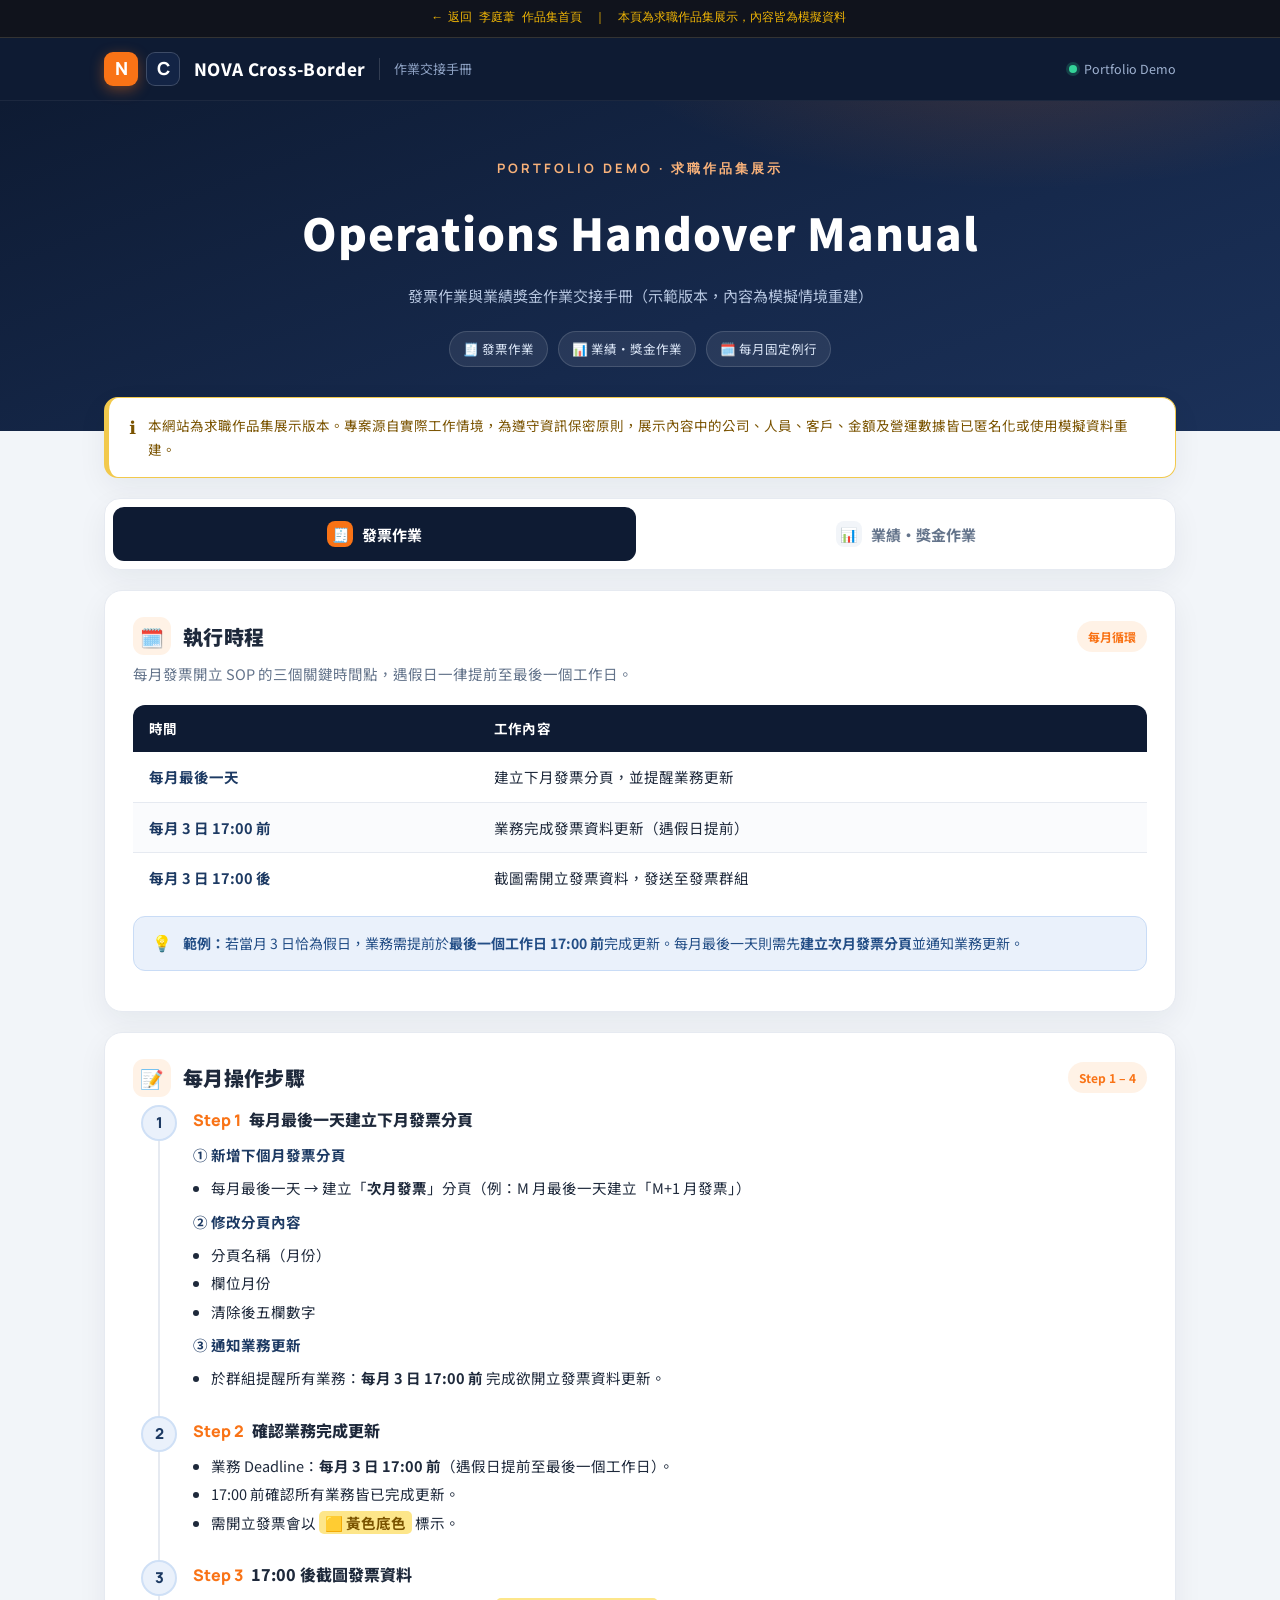
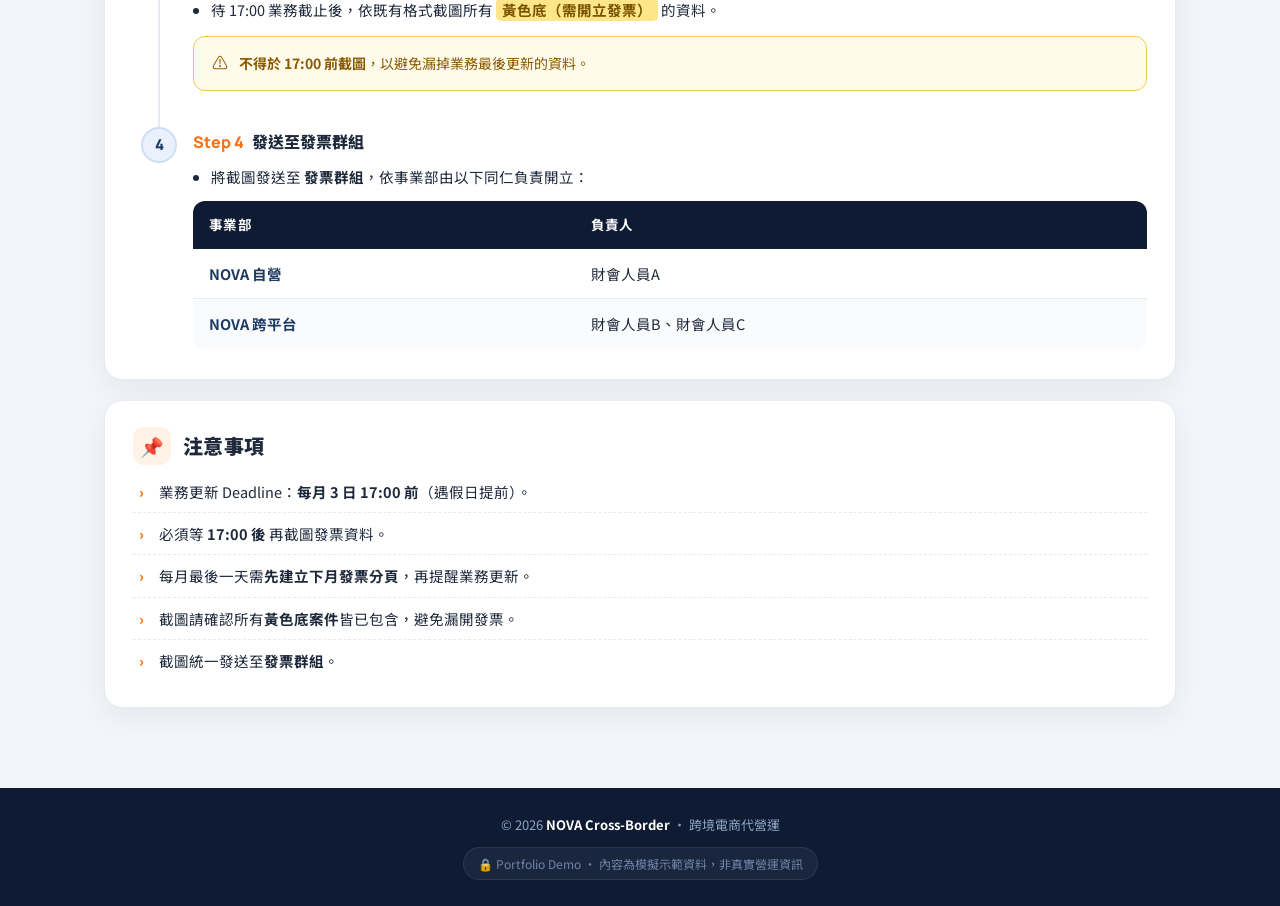
<file: projects/handover-manual/index.html>
<!DOCTYPE html>
<html lang="zh-Hant">
<head>
<meta charset="UTF-8">
<meta name="viewport" content="width=device-width, initial-scale=1.0">
<title>Operations Handover Manual｜Portfolio Demo</title>
<link rel="preconnect" href="https://fonts.googleapis.com">
<link rel="preconnect" href="https://fonts.gstatic.com" crossorigin>
<link href="https://fonts.googleapis.com/css2?family=Noto+Sans+TC:wght@400;500;700;900&family=Manrope:wght@600;700;800&display=swap" rel="stylesheet">
<style>
  :root{
    --navy:#0e1b33; --navy-2:#132445; --ink:#1e293b; --muted:#64748b;
    --line:#e6eaf1; --bg:#f2f5f9; --card:#ffffff;
    --orange:#f97316; --orange-soft:#fff2e6;
    --blue:#1d3a63; --blue-soft:#eaf1fb;
    --yellow:#fde68a; --yellow-bg:#fffbeb; --yellow-line:#f2c94c;
    --green:#0f766e; --green-soft:#e6f4f1;
    --shadow:0 10px 30px rgba(15,27,51,.06);
  }
  *{box-sizing:border-box;margin:0;padding:0}
  body{font-family:"Noto Sans TC",system-ui,sans-serif;background:var(--bg);color:var(--ink);line-height:1.75;-webkit-font-smoothing:antialiased}
  .en{font-family:"Manrope","Noto Sans TC",sans-serif}

  /* Header */
  header.topbar{position:sticky;top:0;z-index:50;background:var(--navy);border-bottom:1px solid rgba(255,255,255,.06)}
  .topbar .wrap{max-width:1120px;margin:0 auto;padding:14px 24px;display:flex;align-items:center;gap:14px}
  .logo{width:34px;height:34px;border-radius:9px;background:var(--orange);color:#fff;display:grid;place-items:center;font-weight:800;font-size:18px;font-family:"Manrope",sans-serif;box-shadow:0 4px 14px rgba(249,115,22,.4)}
  .logo-v{width:34px;height:34px;border-radius:9px;background:var(--navy-2);color:#fff;display:grid;place-items:center;font-weight:800;font-size:18px;font-family:"Manrope",sans-serif;border:1px solid rgba(255,255,255,.18);margin-left:-6px}
  .brand{color:#fff;font-weight:800;font-size:17px;letter-spacing:.3px}
  .sub{color:#8ea2c4;font-size:13px;border-left:1px solid rgba(255,255,255,.15);padding-left:14px}
  .ver{margin-left:auto;color:#9fb2d1;font-size:12.5px;display:flex;align-items:center;gap:7px}
  .dot{width:8px;height:8px;border-radius:50%;background:#34d399;box-shadow:0 0 0 3px rgba(52,211,153,.2)}

  /* Hero */
  .hero{background:linear-gradient(160deg,#0e1b33 0%,#16294c 60%,#1b3159 100%);color:#fff;padding:56px 24px 64px;text-align:center;position:relative;overflow:hidden}
  .hero::after{content:"";position:absolute;inset:0;background:radial-gradient(600px 220px at 80% -20%,rgba(249,115,22,.18),transparent 70%);pointer-events:none}
  .hero .eyebrow{color:#f9b27a;font-size:13px;letter-spacing:3px;font-weight:700;text-transform:uppercase;font-family:"Manrope",sans-serif}
  .hero h1{font-size:clamp(28px,5vw,44px);font-weight:900;margin:14px 0 12px;letter-spacing:1px}
  .hero p{color:#b6c6e0;max-width:620px;margin:0 auto;font-size:15px}
  .hero .meta{display:flex;gap:10px;justify-content:center;flex-wrap:wrap;margin-top:22px}
  .pill{background:rgba(255,255,255,.08);border:1px solid rgba(255,255,255,.14);color:#dbe6f7;font-size:12.5px;padding:6px 13px;border-radius:100px}

  /* Layout */
  main{max-width:1120px;margin:-34px auto 0;padding:0 24px 80px;position:relative;z-index:2}

  /* Disclaimer banner */
  .disclaimer{background:var(--card);border:1px solid var(--yellow-line);border-left:5px solid var(--yellow-line);border-radius:14px;box-shadow:var(--shadow);padding:16px 20px;margin-bottom:20px;font-size:13.5px;color:#7a5300;display:flex;gap:12px;align-items:flex-start}
  .disclaimer .ci{font-size:18px;line-height:1.4}

  /* Tabs */
  .tabs{display:flex;gap:8px;background:var(--card);padding:8px;border-radius:16px;box-shadow:var(--shadow);border:1px solid var(--line);flex-wrap:wrap}
  .tab{flex:1;min-width:160px;border:none;background:transparent;cursor:pointer;padding:14px 16px;border-radius:11px;font-family:inherit;font-size:15px;font-weight:700;color:var(--muted);display:flex;align-items:center;justify-content:center;gap:9px;transition:.18s}
  .tab .ic{width:26px;height:26px;border-radius:8px;background:var(--bg);display:grid;place-items:center;font-size:14px}
  .tab.active{background:var(--navy);color:#fff}
  .tab.active .ic{background:var(--orange);color:#fff}
  .tab:hover:not(.active){background:var(--bg);color:var(--ink)}

  .panel{display:none;animation:fade .35s ease}
  .panel.show{display:block}
  @keyframes fade{from{opacity:0;transform:translateY(8px)}to{opacity:1;transform:none}}

  /* Section blocks */
  .block{background:var(--card);border:1px solid var(--line);border-radius:18px;box-shadow:var(--shadow);padding:26px 28px;margin-top:20px}
  .block-head{display:flex;align-items:center;gap:12px;margin-bottom:6px}
  .block-head .badge{width:38px;height:38px;border-radius:11px;background:var(--orange-soft);display:grid;place-items:center;font-size:19px}
  .block-head h2{font-size:20px;font-weight:900;letter-spacing:.3px}
  .block-head .tag{margin-left:auto;font-size:12px;font-weight:700;color:var(--orange);background:var(--orange-soft);padding:5px 11px;border-radius:100px}
  .lead{color:var(--muted);font-size:14.5px;margin:2px 0 18px}

  /* Table */
  table{width:100%;border-collapse:collapse;margin:6px 0 4px;font-size:14.5px;overflow:hidden;border-radius:12px}
  thead th{background:var(--navy);color:#fff;text-align:left;padding:12px 16px;font-weight:700;font-size:13.5px;letter-spacing:.3px}
  tbody td{padding:12px 16px;border-bottom:1px solid var(--line);vertical-align:top}
  tbody tr:last-child td{border-bottom:none}
  tbody tr:nth-child(even){background:#fafbfd}
  .who td:first-child{font-weight:700;color:var(--blue)}
  .k{font-weight:700;color:var(--blue);white-space:nowrap}

  /* Steps timeline */
  .steps{position:relative;margin-top:8px;padding-left:8px}
  .step{position:relative;padding:0 0 22px 52px}
  .step:last-child{padding-bottom:0}
  .step::before{content:"";position:absolute;left:17px;top:34px;bottom:-4px;width:2px;background:var(--line)}
  .step:last-child::before{display:none}
  .step .num{position:absolute;left:0;top:0;width:36px;height:36px;border-radius:50%;background:var(--blue-soft);color:var(--blue);border:2px solid #cfe0f6;display:grid;place-items:center;font-weight:800;font-family:"Manrope",sans-serif;font-size:15px;z-index:1}
  .step h3{font-size:16px;font-weight:800;margin-bottom:4px}
  .step h3 .stepkey{color:var(--orange);font-family:"Manrope",sans-serif;margin-right:8px}
  .step ul{margin:8px 0 0;padding-left:18px}
  .step li{margin:3px 0;font-size:14.5px}
  .step li b{color:var(--ink)}
  .subhead{font-weight:700;color:var(--blue);margin-top:8px;font-size:14.5px}

  /* Callouts */
  .callout{border-radius:12px;padding:14px 16px 14px 18px;margin:14px 0;font-size:14px;border:1px solid;display:flex;gap:11px;align-items:flex-start}
  .callout .ci{font-size:16px;line-height:1.4}
  .callout.warn{background:var(--yellow-bg);border-color:var(--yellow-line);color:#8a5a00}
  .callout.info{background:var(--blue-soft);border-color:#c9dcf6;color:#234e86}
  .callout.tip{background:var(--green-soft);border-color:#bfe3db;color:#0b5c54}
  .hl{background:var(--yellow);padding:1px 6px;border-radius:5px;font-weight:700;color:#7a5300}

  /* Notes list */
  .notes{list-style:none;margin-top:6px}
  .notes li{position:relative;padding:8px 0 8px 26px;border-bottom:1px dashed var(--line);font-size:14.5px}
  .notes li:last-child{border-bottom:none}
  .notes li::before{content:"›";position:absolute;left:6px;top:8px;color:var(--orange);font-weight:900}

  /* Phase divider */
  .phase{display:flex;align-items:center;gap:14px;margin:24px 0 6px}
  .phase .date{background:var(--navy);color:#fff;font-family:"Manrope",sans-serif;font-weight:800;font-size:15px;padding:8px 16px;border-radius:11px;white-space:nowrap}
  .phase .t{font-weight:800;font-size:16px}
  .phase .ex{margin-left:auto;color:var(--muted);font-size:13px}

  /* Code sample */
  .code{background:#0f1b33;color:#dbe6f7;border-radius:12px;padding:16px 18px;font-size:13.5px;line-height:1.9;white-space:pre-wrap;margin-top:6px;border:1px solid #1e3157}
  .code .at{color:#f9b27a}

  footer{background:var(--navy);color:#8ea2c4;text-align:center;padding:26px 24px;font-size:13px}
  footer b{color:#fff}
  footer .lock{display:inline-block;margin-top:10px;font-size:12px;color:#6f83a6;background:rgba(255,255,255,.05);padding:5px 14px;border-radius:100px;border:1px solid rgba(255,255,255,.08)}

  @media(max-width:640px){
    .block{padding:22px 18px}
    .step{padding-left:46px}
    .tab{min-width:calc(50% - 4px)}
    .phase{flex-wrap:wrap}
    .phase .ex{margin-left:0;width:100%}
  }
</style>
</head>
<body><div style="position:sticky;top:0;z-index:999;background:#10131c;color:#f2b705;font-family:monospace;font-size:12px;padding:8px 16px;text-align:center;border-bottom:1px solid #333;">
  <a href="../../index.html" style="color:#f2b705;text-decoration:none;">← 返回 李庭葦 作品集首頁</a>　｜　本頁為求職作品集展示，內容皆為模擬資料
</div>

<header class="topbar">
  <div class="wrap">
    <div class="logo en">N</div>
    <div class="logo-v en">C</div>
    <span class="brand">NOVA Cross-Border</span>
    <span class="sub">作業交接手冊</span>
    <span class="ver"><span class="dot"></span>Portfolio Demo</span>
  </div>
</header>

<section class="hero">
  <div class="eyebrow">Portfolio Demo · 求職作品集展示</div>
  <h1>Operations Handover Manual</h1>
  <p>發票作業與業績獎金作業交接手冊（示範版本，內容為模擬情境重建）</p>
  <div class="meta">
    <span class="pill">🧾 發票作業</span>
    <span class="pill">📊 業績・獎金作業</span>
    <span class="pill">🗓️ 每月固定例行</span>
  </div>
</section>

<main>
  <div class="disclaimer">
    <span class="ci">ℹ️</span>
    <div>本網站為求職作品集展示版本。專案源自實際工作情境，為遵守資訊保密原則，展示內容中的公司、人員、客戶、金額及營運數據皆已匿名化或使用模擬資料重建。</div>
  </div>

  <div class="tabs">
    <button class="tab active" data-tab="invoice"><span class="ic">🧾</span> 發票作業</button>
    <button class="tab" data-tab="bonus"><span class="ic">📊</span> 業績・獎金作業</button>
  </div>

  <!-- ============ 發票作業 ============ -->
  <section class="panel show" id="invoice">

    <div class="block">
      <div class="block-head">
        <span class="badge">🗓️</span>
        <h2>執行時程</h2>
        <span class="tag">每月循環</span>
      </div>
      <p class="lead">每月發票開立 SOP 的三個關鍵時間點，遇假日一律提前至最後一個工作日。</p>
      <table>
        <thead><tr><th style="width:34%">時間</th><th>工作內容</th></tr></thead>
        <tbody>
          <tr><td class="k">每月最後一天</td><td>建立下月發票分頁，並提醒業務更新</td></tr>
          <tr><td class="k">每月 3 日 17:00 前</td><td>業務完成發票資料更新（遇假日提前）</td></tr>
          <tr><td class="k">每月 3 日 17:00 後</td><td>截圖需開立發票資料，發送至發票群組</td></tr>
        </tbody>
      </table>
      <div class="callout info"><span class="ci">💡</span><div><b>範例：</b>若當月 3 日恰為假日，業務需提前於<b>最後一個工作日 17:00 前</b>完成更新。每月最後一天則需先<b>建立次月發票分頁</b>並通知業務更新。</div></div>
    </div>

    <div class="block">
      <div class="block-head">
        <span class="badge">📝</span>
        <h2>每月操作步驟</h2>
        <span class="tag">Step 1 – 4</span>
      </div>

      <div class="steps">
        <div class="step">
          <div class="num">1</div>
          <h3><span class="stepkey">Step 1</span>每月最後一天建立下月發票分頁</h3>
          <p class="subhead">① 新增下個月發票分頁</p>
          <ul><li>每月最後一天 → 建立「<b>次月發票</b>」分頁（例：M 月最後一天建立「M+1 月發票」）</li></ul>
          <p class="subhead">② 修改分頁內容</p>
          <ul><li>分頁名稱（月份）</li><li>欄位月份</li><li>清除後五欄數字</li></ul>
          <p class="subhead">③ 通知業務更新</p>
          <ul><li>於群組提醒所有業務：<b>每月 3 日 17:00 前</b> 完成欲開立發票資料更新。</li></ul>
        </div>

        <div class="step">
          <div class="num">2</div>
          <h3><span class="stepkey">Step 2</span>確認業務完成更新</h3>
          <ul>
            <li>業務 Deadline：<b>每月 3 日 17:00 前</b>（遇假日提前至最後一個工作日）。</li>
            <li>17:00 前確認所有業務皆已完成更新。</li>
            <li>需開立發票會以 <span class="hl">🟨 黃色底色</span> 標示。</li>
          </ul>
        </div>

        <div class="step">
          <div class="num">3</div>
          <h3><span class="stepkey">Step 3</span>17:00 後截圖發票資料</h3>
          <ul>
            <li>待 17:00 業務截止後，依既有格式截圖所有 <span class="hl">黃色底（需開立發票）</span> 的資料。</li>
          </ul>
          <div class="callout warn"><span class="ci">⚠️</span><div><b>不得於 17:00 前截圖</b>，以避免漏掉業務最後更新的資料。</div></div>
        </div>

        <div class="step">
          <div class="num">4</div>
          <h3><span class="stepkey">Step 4</span>發送至發票群組</h3>
          <ul><li>將截圖發送至 <b>發票群組</b>，依事業部由以下同仁負責開立：</li></ul>
          <table class="who" style="margin-top:12px">
            <thead><tr><th style="width:40%">事業部</th><th>負責人</th></tr></thead>
            <tbody>
              <tr><td>NOVA 自營</td><td>財會人員A</td></tr>
              <tr><td>NOVA 跨平台</td><td>財會人員B、財會人員C</td></tr>
            </tbody>
          </table>
        </div>
      </div>
    </div>

    <div class="block">
      <div class="block-head">
        <span class="badge">📌</span>
        <h2>注意事項</h2>
      </div>
      <ul class="notes">
        <li>業務更新 Deadline：<b>每月 3 日 17:00 前</b>（遇假日提前）。</li>
        <li>必須等 <b>17:00 後</b> 再截圖發票資料。</li>
        <li>每月最後一天需<b>先建立下月發票分頁</b>，再提醒業務更新。</li>
        <li>截圖請確認所有<b>黃色底案件</b>皆已包含，避免漏開發票。</li>
        <li>截圖統一發送至<b>發票群組</b>。</li>
      </ul>
    </div>
  </section>

  <!-- ============ 業績獎金 ============ -->
  <section class="panel" id="bonus">

    <div class="block">
      <div class="block-head">
        <span class="badge">🔁</span>
        <h2>流程說明</h2>
        <span class="tag">每月固定例行</span>
      </div>
      <p class="lead">本流程為每月固定例行作業，共分為兩個階段：</p>
      <table>
        <thead><tr><th style="width:26%">時間</th><th style="width:22%">階段</th><th>重點</th></tr></thead>
        <tbody>
          <tr><td class="k">每月 8 號</td><td>業績更新</td><td>確認業務完成上月業績更新，並依最終資料更新財會【獎金檔】。<b>8 號為內部業績更新 Deadline</b>，業務更新後才可開始更新獎金檔。</td></tr>
          <tr><td class="k">每月 18 號</td><td>獎金確認</td><td>確認前前月實收與獎金是否正確，完成獎金核對及用印流程。</td></tr>
        </tbody>
      </table>
    </div>

    <!-- Phase 1 -->
    <div class="block">
      <div class="phase">
        <span class="date">每月 8 號</span>
        <span class="t">更新上月業績</span>
        <span class="ex">例：M 月 8 日更新 M-1 月業績</span>
      </div>

      <div class="callout tip"><span class="ci">🏷️</span><div><b>服務費用區分兩種：</b>NOVA 自營、NOVA 跨平台。<br>跨平台涵蓋<b>多個第三方電商通路</b>（如社群電商、海外在地電商、大型綜合電商等），皆歸類於 <b>NOVA 跨平台</b>。</div></div>

      <div class="steps">
        <div class="step">
          <div class="num">1</div>
          <h3><span class="stepkey">Step 1</span>提醒業務更新資料</h3>
          <ul>
            <li>每月 <b>1 號</b>於群組提醒業務更新業績。</li>
            <li>每月 <b>8 號下班前</b>確認所有業務皆已完成更新。</li>
          </ul>
          <div class="callout info"><span class="ci">📋</span><div>需確認【<b>年度業績總表</b>】以下三個分頁皆已更新，且<b>三個分頁業績總額一致</b>：<br>年度簽約客戶 · 年度預計營業額 · 每月業績紀錄</div></div>
          <div class="callout warn"><span class="ci">⚠️</span><div><b>【每月業績紀錄】：</b>每月需複製上月工作表 → 改名為新月份 → 隱藏上月欄位。客戶順序需與財會【獎金檔】一致。</div></div>
        </div>

        <div class="step">
          <div class="num">2</div>
          <h3><span class="stepkey">Step 2</span>更新業績至財會獎金檔</h3>
          <p class="subhead">待所有業務更新完成、三分頁總額一致後，再更新財會【獎金檔】，逐一確認：</p>
          <ul>
            <li><b>① 客戶順序是否一致</b> — 與【每月業績紀錄】一致。</li>
            <li><b>② 是否有新增簽約客戶</b> — 若有，補上業務／方案／合約起始日。</li>
            <li><b>③ 是否有減少客戶</b> — 已結束或不列入業績者，同步刪除。</li>
          </ul>
        </div>

        <div class="step">
          <div class="num">3</div>
          <h3><span class="stepkey">Step 3</span>與業務、營運助理確認業績</h3>
          <ul>
            <li>截圖各業務的業績資料。</li>
            <li>將業績截圖及總額提供給各業務確認是否正確。</li>
            <li>確認完成後，通知營運助理：「<b>○ 月業績已填妥。</b>」由營運助理進行後續用印流程。</li>
          </ul>
        </div>
      </div>
    </div>

    <!-- Phase 2 -->
    <div class="block">
      <div class="phase">
        <span class="date">每月 18 號</span>
        <span class="t">確認前前月獎金 ＋ 實收 ＋ 續約/開發獎金</span>
        <span class="ex">例：M 月 18 日確認 M-2 月獎金、實收</span>
      </div>

      <div class="steps">
        <div class="step">
          <div class="num">1</div>
          <h3><span class="stepkey">Step 1</span>核對業務獎金、實收</h3>
          <ul><li>截圖該業務的 <b>實收金額</b> 與 <b>獎金金額</b>，請業務確認是否正確。</li></ul>
        </div>
        <div class="step">
          <div class="num">2</div>
          <h3><span class="stepkey">Step 2</span>確認是否有續約／開發獎金</h3>
          <ul><li>與業務確認當月是否有 <b>續約獎金</b> 或 <b>開發獎金</b>。</li><li>若有，更新至【獎金檔】並備註：客戶名稱、獎金金額。</li></ul>
        </div>
        <div class="step">
          <div class="num">3</div>
          <h3><span class="stepkey">Step 3</span>通知營運助理</h3>
          <ul><li>確認所有業務獎金皆無誤後，通知營運助理進行後續用印流程。</li></ul>
        </div>
        <div class="step">
          <div class="num">4</div>
          <h3><span class="stepkey">Step 4</span>整理並提供給營運主管確認</h3>
          <ul><li>截圖所有業務的獎金資料，提供給營運主管確認。</li></ul>
        </div>
      </div>

      <div class="callout tip"><span class="ci">🔒</span><div><b>業務主管相關資料</b>皆由營運主管確認，不需直接與業務主管本人對接。截圖業績時<b>僅能截圖該位業務的資料</b>，不可包含其他業務資訊。</div></div>
    </div>

    <!-- Appendix -->
    <div class="block">
      <div class="block-head">
        <span class="badge">🗂️</span>
        <h2>附錄</h2>
      </div>

      <p class="subhead" style="margin-top:2px">附錄一｜每月提醒業務範例</p>
      <div class="code"><span class="at">提醒 @業務人員</span> ☀️
麻煩於 ○/8 下班前完成本月業績總表更新
（含：業績紀錄、簽約客戶、預計營收三項）
※ 若品項涉及額外成本，請先行扣除後再登錄金額，並於總表備註說明。</div>

      <p class="subhead" style="margin-top:18px">附錄二｜業務主管公告重點</p>
      <ul class="notes">
        <li><b>每月 8 號</b>為業績更新截止日。</li>
        <li>8 號後若仍需修改業績，請於群組通知或主動告知<b>財會人員</b>，避免獎金漏算。</li>
        <li>開發獎金請於每月獎金結算日前（<b>每月 18 號</b>）提出，逾期無法列入當月計算。</li>
      </ul>
    </div>
  </section>
</main>

<footer>
  © 2026 <b>NOVA Cross-Border</b> ・ 跨境電商代營運
  <br><span class="lock">🔒 Portfolio Demo · 內容為模擬示範資料，非真實營運資訊</span>
</footer>

<script>
  const tabs=document.querySelectorAll('.tab');
  const panels=document.querySelectorAll('.panel');
  tabs.forEach(t=>t.addEventListener('click',()=>{
    tabs.forEach(x=>x.classList.remove('active'));
    panels.forEach(p=>p.classList.remove('show'));
    t.classList.add('active');
    document.getElementById(t.dataset.tab).classList.add('show');
    window.scrollTo({top:0,behavior:'smooth'});
  }));
</script>
</body>
</html>
</file>
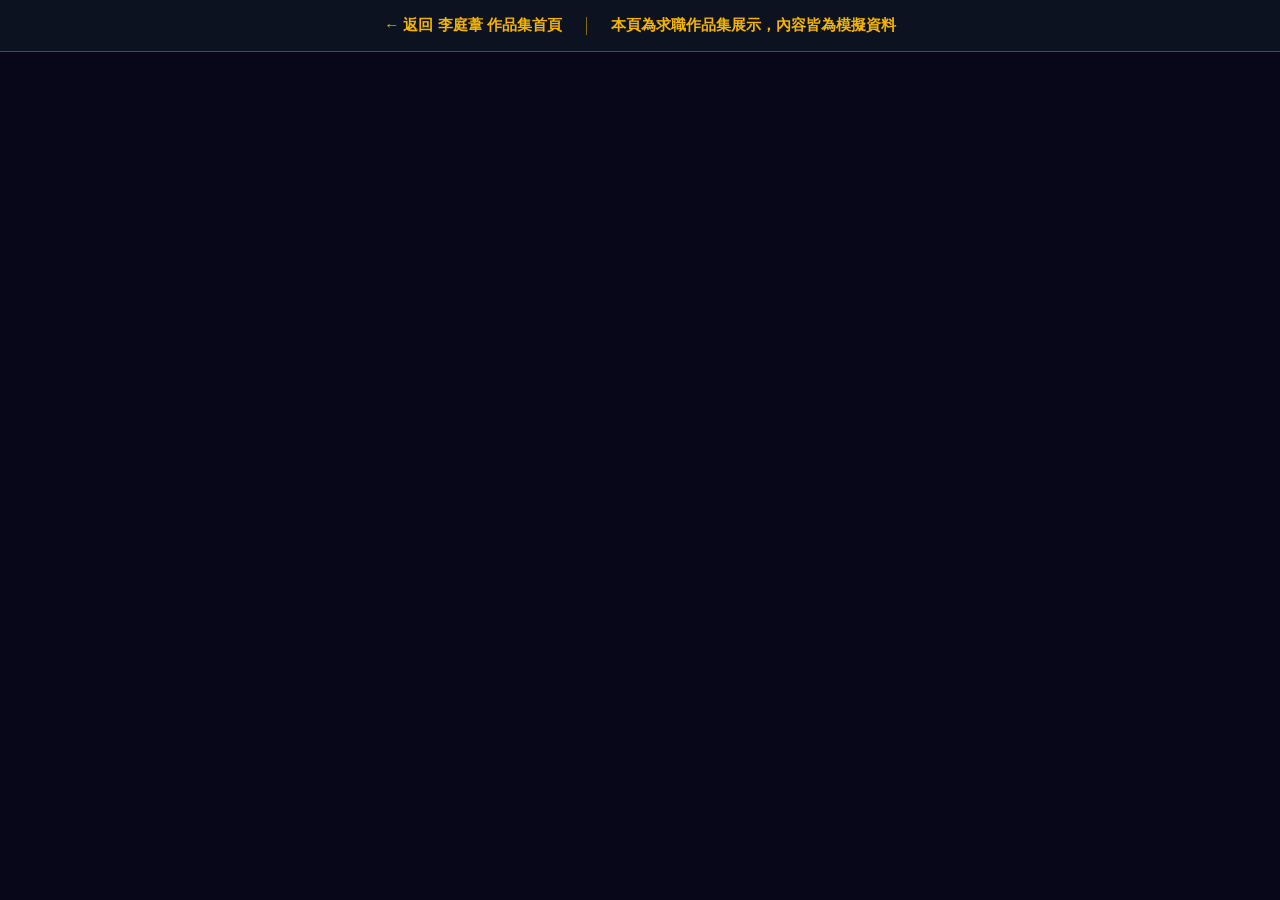
<file: projects/japan-tiktok-dashboard/index.html>
<!doctype html> 
<html lang="zh-Hant">
  <head>
    <meta charset="UTF-8">
    <meta name="viewport" content="width=device-width, initial-scale=1.0">
    <title>跨境電商銷售與庫存管理儀表板｜李庭葦作品集</title>
    <style>
      :root {
        color-scheme: light;
        font-family: "Noto Sans TC", "Microsoft JhengHei", Arial, sans-serif;
      }

      * {
        box-sizing: border-box;
      }

      html,
      body {
        width: 100%;
        height: 100%;
        margin: 0;
        overflow: hidden;
        background: #0d1220;
      }

      .portfolio-bar {
        height: 52px;
        display: flex;
        align-items: center;
        justify-content: center;
        gap: 24px;
        padding: 0 20px;
        color: #f4b400;
        background: #0d1220;
        border-bottom: 1px solid rgba(244, 180, 0, 0.35);
        font-size: 15px;
        font-weight: 700;
        white-space: nowrap;
      }

      .portfolio-bar a {
        color: inherit;
        text-decoration: none;
      }

      .portfolio-bar a:hover,
      .portfolio-bar a:focus-visible {
        color: #ffd45e;
        text-decoration: underline;
        text-underline-offset: 4px;
      }

      .divider {
        width: 1px;
        height: 18px;
        background: rgba(244, 180, 0, 0.55);
      }

      .portfolio-bar p {
        margin: 0;
      }

      iframe {
        display: block;
        width: 100%;
        height: calc(100vh - 52px);
        border: 0;
        background: #080719;
      }

      @media (max-width: 720px) {
        .portfolio-bar {
          height: 68px;
          flex-direction: column;
          gap: 2px;
          padding: 8px 12px;
          font-size: 12px;
          line-height: 1.45;
          white-space: normal;
          text-align: center;
        }

        .divider {
          display: none;
        }

        iframe {
          height: calc(100vh - 68px);
        }
      }
    </style>
  </head>
  <body>
    <header class="portfolio-bar">
      <a href="../../#projects">← 返回 李庭葦 作品集首頁</a>
      <span class="divider" aria-hidden="true"></span>
      <p>本頁為求職作品集展示，內容皆為模擬資料</p>
    </header>
    <iframe
      src="https://japan-tiktok-sales-portfolio.fphzf6mqj9.chatgpt.site/"
      title="跨境電商銷售與庫存管理儀表板"
      loading="eager"
      referrerpolicy="strict-origin-when-cross-origin"
    ></iframe>
  </body>
</html>
</file>
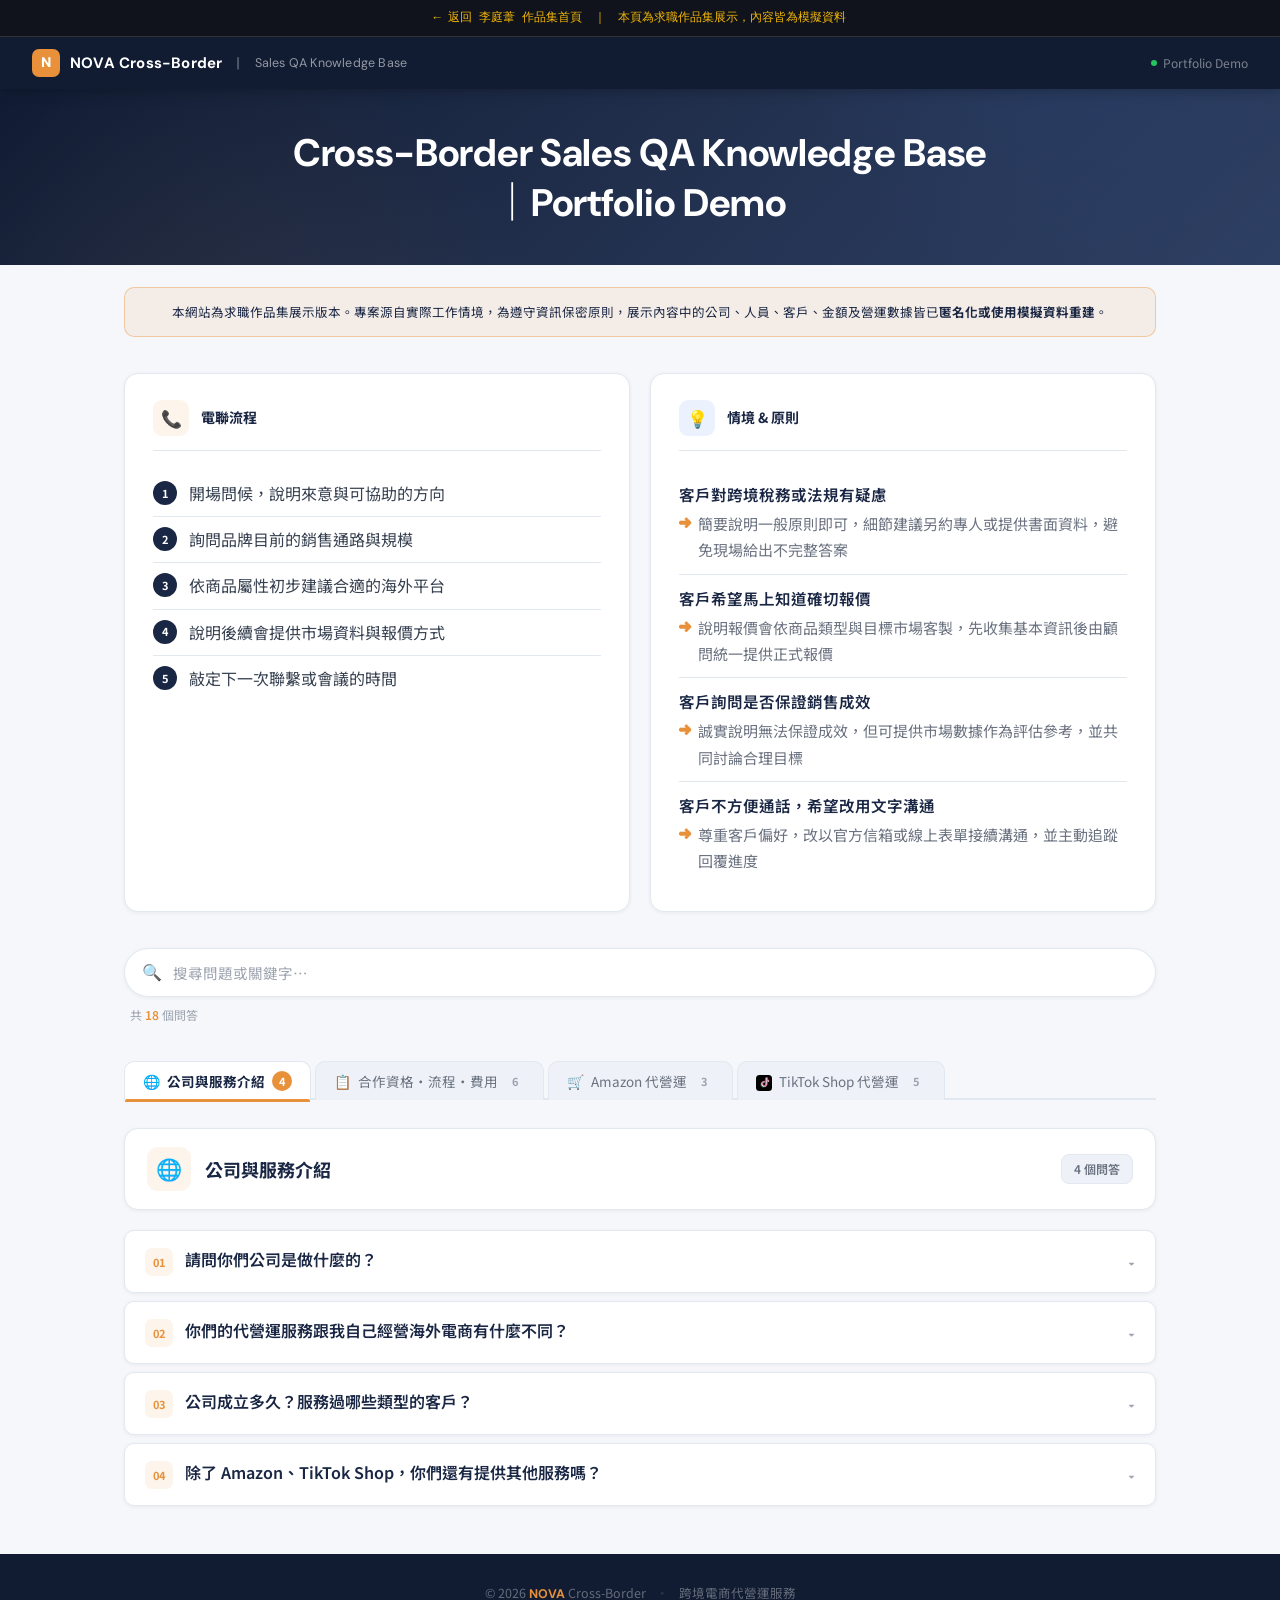
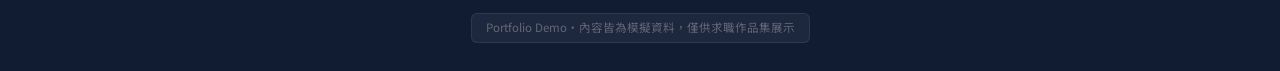
<file: projects/qa-knowledge-base/index.html>
<!DOCTYPE html>
<html lang="zh-TW">
<head>
<meta charset="UTF-8">
<meta name="viewport" content="width=device-width, initial-scale=1.0">
<title>Cross-Border Sales QA Knowledge Base｜Portfolio Demo</title>
<link href="https://fonts.googleapis.com/css2?family=Noto+Sans+TC:wght@300;400;500;600;700;900&family=DM+Sans:wght@400;500;600;700&display=swap" rel="stylesheet">
<style>
  :root {
    --navy:         #1a2744;
    --navy-deep:    #111c33;
    --navy-mid:     #243352;
    --navy-light:   #2d3f63;
    --orange:       #e8913a;
    --orange-light: #f0a85c;
    --orange-pale:  rgba(232,145,58,0.10);
    --orange-glow:  rgba(232,145,58,0.18);
    --gold:         #d4a24c;
    --blue-accent:  #3b82f6;
    --purple-accent:#8b5cf6;
    --pink-accent:  #ec4899;
    --bg:           #f5f7fa;
    --surface:      #ffffff;
    --surface-2:    #f8f9fc;
    --surface-3:    #eef1f7;
    --border:       #e2e8f0;
    --border-hover: rgba(232,145,58,0.40);
    --text:         #1a2744;
    --text-body:    #374151;
    --text-dim:     #6b7280;
    --text-muted:   #9ca3af;
    --radius:    14px;
    --radius-sm: 10px;
    --radius-xs: 7px;
    --shadow-sm: 0 1px 4px rgba(26,39,68,0.06);
    --shadow:    0 2px 12px rgba(26,39,68,0.09);
    --shadow-md: 0 4px 24px rgba(26,39,68,0.12);
  }
  * { margin:0; padding:0; box-sizing:border-box; }
  body {
    font-family: 'Noto Sans TC', 'DM Sans', sans-serif;
    background: var(--bg);
    color: var(--text-body);
    line-height: 1.7;
    min-height: 100vh;
    overflow-x: hidden;
  }

  /* ── 頂部導覽列 ── */
  .topbar {
    background: var(--navy-deep);
    padding: 0 32px;
    display: flex;
    align-items: center;
    justify-content: space-between;
    height: 52px;
    position: sticky;
    top: 0;
    z-index: 100;
    box-shadow: 0 2px 12px rgba(0,0,0,0.25);
  }
  .topbar-brand {
    display: flex;
    align-items: center;
    gap: 10px;
    font-family: 'DM Sans', sans-serif;
    font-weight: 700;
    font-size: 15px;
    color: #fff;
    letter-spacing: 0.2px;
  }
  .topbar-brand .w-badge {
    width: 28px; height: 28px;
    background: var(--orange);
    border-radius: 7px;
    display: flex; align-items: center; justify-content: center;
    font-size: 14px; font-weight: 900; color: #fff;
    flex-shrink: 0;
  }
  .topbar-brand .sep { color: rgba(255,255,255,0.25); margin: 0 4px; }
  .topbar-brand .sub { font-weight: 400; font-size: 12.5px; color: rgba(255,255,255,0.55); }
  .topbar-meta {
    font-size: 12px;
    color: rgba(255,255,255,0.45);
    display: flex;
    align-items: center;
    gap: 6px;
  }
  .topbar-meta .dot {
    width: 6px; height: 6px;
    background: #22c55e;
    border-radius: 50%;
    animation: pulse 2s infinite;
  }
  @keyframes pulse { 0%,100%{opacity:1} 50%{opacity:0.4} }

  /* ── Hero ── */
  .hero {
    background: linear-gradient(135deg, var(--navy-deep) 0%, var(--navy-mid) 60%, var(--navy-light) 100%);
    padding: 40px 32px 36px;
    text-align: center;
    position: relative;
    overflow: hidden;
  }
  .hero::before {
    content: '';
    position: absolute; top: -40%; left: -10%;
    width: 55vw; height: 55vw;
    background: radial-gradient(circle, rgba(232,145,58,0.07) 0%, transparent 65%);
    pointer-events: none;
  }
  .hero::after {
    content: '';
    position: absolute; bottom: -30%; right: -5%;
    width: 45vw; height: 45vw;
    background: radial-gradient(circle, rgba(59,130,246,0.06) 0%, transparent 65%);
    pointer-events: none;
  }
  .hero-inner { position: relative; z-index: 1; max-width: 700px; margin: 0 auto; }
  .hero h1 {
    font-family: 'DM Sans', 'Noto Sans TC', sans-serif;
    font-size: clamp(1.6rem, 3.5vw, 2.4rem);
    font-weight: 700;
    color: #fff;
    letter-spacing: -0.3px;
    line-height: 1.3;
  }

  /* ── 主容器 ── */
  .container { max-width: 1080px; margin: 0 auto; padding: 0 24px; }

  /* ── 作品集聲明 ── */
  .disclaimer-banner {
    margin-top: 22px;
    background: var(--orange-pale);
    border: 1px solid var(--border-hover);
    border-radius: var(--radius-sm);
    padding: 13px 20px;
    font-size: 12.5px;
    line-height: 1.75;
    color: var(--navy);
    text-align: center;
  }
  .disclaimer-banner strong { font-weight: 700; }

  /* ── 流程卡片區 ── */
  .flow-section { padding: 36px 0 0; }
  .section-label {
    display: flex; align-items: center; gap: 10px;
    font-size: 11px; font-weight: 700;
    color: var(--text-muted);
    text-transform: uppercase; letter-spacing: 1.2px;
    margin-bottom: 16px;
  }
  .section-label::after {
    content: ''; flex: 1; height: 1px; background: var(--border);
  }
  .flow-grid {
    display: grid;
    grid-template-columns: 1fr 1fr;
    gap: 20px;
    margin-bottom: 36px;
  }
  @media (max-width: 680px) { .flow-grid { grid-template-columns: 1fr; } }
  .flow-card {
    background: var(--surface);
    border: 1px solid var(--border);
    border-radius: var(--radius);
    padding: 26px 28px;
    box-shadow: var(--shadow-sm);
    transition: box-shadow 0.25s;
  }
  .flow-card:hover { box-shadow: var(--shadow); }
  .flow-card-header {
    display: flex; align-items: center; gap: 12px;
    margin-bottom: 20px;
    padding-bottom: 14px;
    border-bottom: 1px solid var(--border);
  }
  .flow-card-icon {
    width: 36px; height: 36px;
    border-radius: 9px;
    display: flex; align-items: center; justify-content: center;
    font-size: 17px; flex-shrink: 0;
  }
  .flow-card-icon.orange { background: var(--orange-pale); }
  .flow-card-icon.blue   { background: rgba(59,130,246,0.10); }
  .flow-card-title { font-size: 14px; font-weight: 700; color: var(--navy); }

  /* 電聯步驟 */
  .flow-steps { list-style: none; }
  .flow-steps li {
    display: flex; align-items: flex-start; gap: 12px;
    padding: 9px 0; font-size: 16px; color: var(--text-body);
  }
  .flow-steps li + li { border-top: 1px solid var(--border); }
  .step-num {
    width: 24px; height: 24px; border-radius: 50%;
    background: var(--navy);
    color: #fff; font-size: 11px; font-weight: 700;
    display: flex; align-items: center; justify-content: center;
    flex-shrink: 0; margin-top: 1px;
  }
  /* step-num all same color */

  /* 情境原則 */
  .principle-list { list-style: none; }
  .principle-list li {
    padding: 10px 0;
    font-size: 15.5px;
    color: var(--text-body);
    line-height: 1.75;
  }
  .principle-list li + li { border-top: 1px solid var(--border); }
  .principle-trigger {
    display: inline-block;
    font-weight: 600;
    color: var(--navy);
    margin-bottom: 3px;
  }
  .principle-action {
    display: flex; align-items: flex-start; gap: 6px;
    color: var(--text-dim); font-size: 15px;
  }
  .arrow-icon { color: var(--orange); font-size: 13px; margin-top: 1px; flex-shrink: 0; }

  /* ── 搜尋列 ── */
  .search-wrap { padding: 0 0 20px; }
  .search-bar { position: relative; }
  .search-bar input {
    width: 100%;
    padding: 13px 20px 13px 48px;
    background: var(--surface);
    border: 1.5px solid var(--border);
    border-radius: 100px;
    color: var(--text);
    font-size: 14.5px;
    font-family: inherit;
    outline: none;
    transition: border-color 0.25s, box-shadow 0.25s;
    box-shadow: var(--shadow-sm);
  }
  .search-bar input::placeholder { color: var(--text-muted); }
  .search-bar input:focus {
    border-color: var(--orange);
    box-shadow: 0 0 0 3px var(--orange-glow);
  }
  .search-icon {
    position: absolute; left: 18px; top: 50%;
    transform: translateY(-50%);
    color: var(--text-muted); font-size: 16px;
    pointer-events: none;
  }
  .search-hint { font-size: 12px; color: var(--text-muted); margin-top: 8px; margin-left: 6px; }
  #searchCount { font-weight: 600; color: var(--orange); }

  /* ── 分類頁籤 ── */
  .tabs-wrap {
    position: sticky; top: 52px; z-index: 90;
    background: var(--bg);
    padding: 14px 0 0;
    border-bottom: 2px solid var(--border);
    margin-bottom: 28px;
  }
  .tabs { display: flex; gap: 4px; flex-wrap: wrap; }
  .tab-btn {
    display: flex; align-items: center; gap: 7px;
    padding: 9px 18px;
    border: 1.5px solid var(--border);
    border-bottom: none;
    border-radius: 10px 10px 0 0;
    background: var(--surface-3);
    color: var(--text-dim);
    font-size: 13.5px; font-family: inherit;
    cursor: pointer;
    transition: all 0.22s;
    white-space: nowrap;
    position: relative;
    bottom: -2px;
  }
  .tab-btn:hover { background: var(--surface); color: var(--navy); border-color: var(--border); }
  .tab-btn.active {
    background: var(--surface);
    color: var(--navy);
    border-color: var(--border);
    border-bottom-color: var(--surface);
    font-weight: 700;
  }
  .tab-btn.active::before {
    content: '';
    position: absolute; bottom: -2px; left: 0; right: 0;
    height: 3px;
    background: var(--orange);
    border-radius: 2px 2px 0 0;
  }
  .tab-icon { font-size: 14px; }
  .tab-icon svg { width: 16px; height: 16px; vertical-align: middle; display: inline-block; }
  .cat-icon svg { width: 22px; height: 22px; }
  .tab-count {
    display: inline-flex; align-items: center; justify-content: center;
    min-width: 20px; height: 20px;
    border-radius: 10px;
    background: var(--surface-3);
    color: var(--text-muted);
    font-size: 11px; font-weight: 700;
    padding: 0 5px;
    transition: all 0.22s;
  }
  .tab-btn.active .tab-count { background: var(--orange); color: #fff; }

  /* ── 分類區塊 ── */
  .category-section { display: none; }
  .category-section.active { display: block; }
  .cat-header {
    display: flex; align-items: center; gap: 14px;
    margin-bottom: 20px;
    padding: 18px 22px;
    background: var(--surface);
    border: 1px solid var(--border);
    border-radius: var(--radius);
    box-shadow: var(--shadow-sm);
  }
  .cat-icon {
    width: 44px; height: 44px;
    border-radius: 11px;
    display: flex; align-items: center; justify-content: center;
    font-size: 21px; flex-shrink: 0;
  }
  .cat-icon.orange  { background: var(--orange-pale); }
  .cat-icon.blue    { background: rgba(59,130,246,0.10); }
  .cat-icon.purple  { background: rgba(139,92,246,0.10); }
  .cat-icon.pink    { background: rgba(236,72,153,0.10); }
  .cat-title { font-size: 18px; font-weight: 700; color: var(--navy); }
  .cat-subtitle { font-size: 12.5px; color: var(--text-muted); margin-top: 2px; }
  .cat-count {
    margin-left: auto;
    background: var(--surface-3);
    border: 1px solid var(--border);
    border-radius: 8px;
    padding: 4px 12px;
    font-size: 12px; color: var(--text-dim);
    font-weight: 600;
  }

  /* ── QA 卡片 ── */
  .qa-grid { display: flex; flex-direction: column; gap: 8px; margin-bottom: 48px; }
  .qa-card {
    background: var(--surface);
    border: 1.5px solid var(--border);
    border-radius: var(--radius-sm);
    overflow: hidden;
    transition: border-color 0.25s, box-shadow 0.25s;
    box-shadow: var(--shadow-sm);
  }
  .qa-card:hover { border-color: var(--border-hover); box-shadow: var(--shadow); }
  .qa-card.open { border-color: rgba(232,145,58,0.30); box-shadow: var(--shadow); }
  .qa-q {
    padding: 16px 20px;
    display: flex; align-items: flex-start; gap: 12px;
    cursor: pointer; user-select: none;
    transition: background 0.2s;
  }
  .qa-q:hover { background: var(--surface-2); }
  .qa-card.open .qa-q { background: var(--surface-2); }
  .qa-num {
    width: 28px; height: 28px;
    border-radius: var(--radius-xs);
    font-size: 11px; font-weight: 700;
    display: flex; align-items: center; justify-content: center;
    flex-shrink: 0; margin-top: 1px;
  }
  .cat-service  .qa-num { background: var(--orange-pale); color: var(--orange); }
  .cat-contract .qa-num { background: rgba(59,130,246,0.09); color: var(--blue-accent); }
  .cat-platform .qa-num { background: rgba(139,92,246,0.09); color: var(--purple-accent); }
  .cat-tiktok   .qa-num { background: rgba(236,72,153,0.09); color: var(--pink-accent); }
  .qa-q-text { flex: 1; font-size: 16px; font-weight: 600; color: var(--navy); line-height: 1.55; }
  .qa-tag {
    font-size: 11px; padding: 3px 10px;
    border-radius: 100px;
    background: var(--surface-3);
    color: var(--text-muted);
    border: 1px solid var(--border);
    white-space: nowrap; margin-top: 2px;
    flex-shrink: 0;
  }
  .qa-chevron {
    color: var(--text-muted); font-size: 14px;
    transition: transform 0.3s;
    flex-shrink: 0; margin-top: 4px;
  }
  .qa-card.open .qa-chevron { transform: rotate(180deg); color: var(--orange); }
  .qa-a { max-height: 0; overflow: hidden; transition: max-height 0.4s cubic-bezier(0.4,0,0.2,1); }
  .qa-card.open .qa-a { max-height: 800px; }
  .qa-a-inner {
    padding: 4px 20px 20px 60px;
    font-size: 15.5px; color: var(--text-body);
    line-height: 1.85;
    border-top: 1px solid var(--border);
  }
  .qa-a-inner strong { color: var(--navy); font-weight: 700; }
  .highlight {
    display: block;
    background: linear-gradient(90deg, var(--orange-pale) 0%, rgba(232,145,58,0.04) 100%);
    border-left: 3px solid var(--orange);
    padding: 10px 16px;
    border-radius: 0 8px 8px 0;
    margin: 10px 0;
    color: var(--navy);
    font-size: 13.5px;
    font-weight: 500;
  }

  /* ── 搜尋空狀態 ── */
  .no-result { display: none; text-align: center; padding: 60px 20px; color: var(--text-muted); }
  .no-result .icon { font-size: 40px; margin-bottom: 12px; }
  .no-result p { font-size: 14px; }

  /* ── Footer ── */
  footer {
    background: var(--navy-deep);
    text-align: center;
    padding: 28px 24px;
    color: rgba(255,255,255,0.35);
    font-size: 12.5px;
  }
  footer .brand { color: var(--orange); font-weight: 700; font-family: 'DM Sans', sans-serif; }
  footer .divider { margin: 0 10px; opacity: 0.3; }
  footer .notice {
    display: inline-block;
    margin-top: 8px;
    background: rgba(255,255,255,0.05);
    border: 1px solid rgba(255,255,255,0.08);
    border-radius: 6px;
    padding: 4px 14px;
    font-size: 11.5px;
    color: rgba(255,255,255,0.30);
  }

  /* ── 動畫 ── */
  .fade-in { opacity: 0; transform: translateY(10px); animation: fadeUp 0.35s ease forwards; }
  @keyframes fadeUp { to { opacity:1; transform:translateY(0); } }
  .qa-card:nth-child(1){animation-delay:0s}   .qa-card:nth-child(2){animation-delay:.04s}
  .qa-card:nth-child(3){animation-delay:.08s}  .qa-card:nth-child(4){animation-delay:.12s}
  .qa-card:nth-child(5){animation-delay:.16s}  .qa-card:nth-child(6){animation-delay:.20s}
  .qa-card:nth-child(7){animation-delay:.24s}  .qa-card:nth-child(8){animation-delay:.28s}
  .qa-card:nth-child(9){animation-delay:.32s}  .qa-card:nth-child(10){animation-delay:.36s}
  .qa-card:nth-child(11){animation-delay:.40s}

  /* ── RWD ── */
  @media (max-width: 600px) {
    .hero { padding: 36px 20px 32px; }
    .topbar { padding: 0 16px; }
    .container { padding: 0 16px; }
    .qa-a-inner { padding-left: 20px; }
    .tabs-wrap { top: 52px; }
  }
</style>
</head>
<body><div style="position:sticky;top:0;z-index:999;background:#10131c;color:#f2b705;font-family:monospace;font-size:12px;padding:8px 16px;text-align:center;border-bottom:1px solid #333;">
  <a href="../../index.html" style="color:#f2b705;text-decoration:none;">← 返回 李庭葦 作品集首頁</a>　｜　本頁為求職作品集展示，內容皆為模擬資料
</div>

<!-- 頂部導覽列 -->
<nav class="topbar">
  <div class="topbar-brand">
    <div class="w-badge">N</div>
    <span>NOVA Cross-Border</span>
    <span class="sep">|</span>
    <span class="sub">Sales QA Knowledge Base</span>
  </div>
  <div class="topbar-meta">
    <div class="dot"></div>
    Portfolio Demo
  </div>
</nav>

<!-- Hero -->
<div class="hero">
  <div class="hero-inner">
    <h1>Cross-Border Sales QA Knowledge Base｜Portfolio Demo</h1>
  </div>
</div>

<div class="container">

  <div class="disclaimer-banner">
    本網站為求職作品集展示版本。專案源自實際工作情境，為遵守資訊保密原則，展示內容中的公司、人員、客戶、金額及營運數據皆已<strong>匿名化或使用模擬資料重建</strong>。
  </div>

  <!-- 電聯流程 & 原則 -->
  <div class="flow-section">

    <div class="flow-grid">
      <!-- 電聯流程 -->
      <div class="flow-card">
        <div class="flow-card-header">
          <div class="flow-card-icon orange">📞</div>
          <div class="flow-card-title">電聯流程</div>
        </div>
        <ol class="flow-steps">
          <li><span class="step-num">1</span>開場問候，說明來意與可協助的方向</li>
          <li><span class="step-num">2</span>詢問品牌目前的銷售通路與規模</li>
          <li><span class="step-num">3</span>依商品屬性初步建議合適的海外平台</li>
          <li><span class="step-num">4</span>說明後續會提供市場資料與報價方式</li>
          <li><span class="step-num">5</span>敲定下一次聯繫或會議的時間</li>
        </ol>
      </div>
      <!-- 情境 & 原則 -->
      <div class="flow-card">
        <div class="flow-card-header">
          <div class="flow-card-icon blue">💡</div>
          <div class="flow-card-title">情境 &amp; 原則</div>
        </div>
        <ul class="principle-list">
          <li>
            <div class="principle-trigger">客戶對跨境稅務或法規有疑慮</div>
            <div class="principle-action">
              <span class="arrow-icon">➜</span>
              <span>簡要說明一般原則即可，細節建議另約專人或提供書面資料，避免現場給出不完整答案</span>
            </div>
          </li>
          <li>
            <div class="principle-trigger">客戶希望馬上知道確切報價</div>
            <div class="principle-action">
              <span class="arrow-icon">➜</span>
              <span>說明報價會依商品類型與目標市場客製，先收集基本資訊後由顧問統一提供正式報價</span>
            </div>
          </li>
          <li>
            <div class="principle-trigger">客戶詢問是否保證銷售成效</div>
            <div class="principle-action">
              <span class="arrow-icon">➜</span>
              <span>誠實說明無法保證成效，但可提供市場數據作為評估參考，並共同討論合理目標</span>
            </div>
          </li>
          <li>
            <div class="principle-trigger">客戶不方便通話，希望改用文字溝通</div>
            <div class="principle-action">
              <span class="arrow-icon">➜</span>
              <span>尊重客戶偏好，改以官方信箱或線上表單接續溝通，並主動追蹤回覆進度</span>
            </div>
          </li>
        </ul>
      </div>
    </div>
  </div>

  <!-- 搜尋 -->
  <div class="search-wrap">
    <div class="search-bar">
      <span class="search-icon">🔍</span>
      <input type="text" id="searchInput" placeholder="搜尋問題或關鍵字…">
    </div>
    <div class="search-hint">共 <span id="searchCount">18</span> 個問答</div>
  </div>

  <!-- 分類頁籤 -->
  <div class="tabs-wrap">
    <div class="tabs">
      <button class="tab-btn active" data-tab="service">
        <span class="tab-icon">🌐</span>公司與服務介紹
        <span class="tab-count">4</span>
      </button>
      <button class="tab-btn" data-tab="contract">
        <span class="tab-icon">📋</span>合作資格・流程・費用
        <span class="tab-count">6</span>
      </button>
      <button class="tab-btn" data-tab="platform">
        <span class="tab-icon">🛒</span>Amazon 代營運
        <span class="tab-count">3</span>
      </button>
      <button class="tab-btn" data-tab="tiktok">
        <span class="tab-icon"><svg viewBox="0 0 32 32" fill="none" xmlns="http://www.w3.org/2000/svg"><rect width="32" height="32" rx="7" fill="#010101"/><path d="M22.5 8.5c.8 1.1 2 1.8 3.5 2v3c-1.2-.1-2.3-.5-3.5-1.2v5.7c0 3.3-2.7 6-6 6s-6-2.7-6-6 2.7-6 6-6c.3 0 .6 0 .9.1v3.1c-.3-.1-.6-.1-.9-.1-1.6 0-3 1.4-3 3s1.4 3 3 3 3-1.4 3-3V5h3c.1 1.2.6 2.5 1.5 3.5z" fill="white"/><path d="M22.5 8.5c.8 1.1 2 1.8 3.5 2v3c-1.2-.1-2.3-.5-3.5-1.2v5.7c0 3.3-2.7 6-6 6s-6-2.7-6-6 2.7-6 6-6c.3 0 .6 0 .9.1v3.1c-.3-.1-.6-.1-.9-.1-1.6 0-3 1.4-3 3s1.4 3 3 3 3-1.4 3-3V5h3c.1 1.2.6 2.5 1.5 3.5z" fill="#69C9D0" opacity="0.5" transform="translate(-1.5,1)"/><path d="M22.5 8.5c.8 1.1 2 1.8 3.5 2v3c-1.2-.1-2.3-.5-3.5-1.2v5.7c0 3.3-2.7 6-6 6s-6-2.7-6-6 2.7-6 6-6c.3 0 .6 0 .9.1v3.1c-.3-.1-.6-.1-.9-.1-1.6 0-3 1.4-3 3s1.4 3 3 3 3-1.4 3-3V5h3c.1 1.2.6 2.5 1.5 3.5z" fill="#EE1D52" opacity="0.5" transform="translate(1.5,-1)"/></svg></span>TikTok Shop 代營運
        <span class="tab-count">5</span>
      </button>
    </div>
  </div>

  <!-- ══ 公司與服務介紹 ══ -->
  <div class="category-section cat-service active" id="tab-service">
    <div class="cat-header">
      <div class="cat-icon orange">🌐</div>
      <div>
        <div class="cat-title">公司與服務介紹</div>
      </div>
      <div class="cat-count">4 個問答</div>
    </div>
    <div class="qa-grid">

      <div class="qa-card fade-in">
        <div class="qa-q" onclick="toggleQA(this)">
          <span class="qa-num">01</span>
          <span class="qa-q-text">請問你們公司是做什麼的？</span>
          <span class="qa-chevron">▾</span>
        </div>
        <div class="qa-a"><div class="qa-a-inner">
          NOVA Cross-Border 是一間專注海外電商經營的顧問／代營運團隊，客戶多半是想把商品賣到海外、但不確定該怎麼開始的品牌。<br>
          目前主要協助的通路是 Amazon 與 TikTok Shop，服務內容從店鋪建置、商品上架、廣告操作到日常客服，我們都會一起參與。
        </div></div>
      </div>

      <div class="qa-card fade-in">
        <div class="qa-q" onclick="toggleQA(this)">
          <span class="qa-num">02</span>
          <span class="qa-q-text">你們的代營運服務跟我自己經營海外電商有什麼不同？</span>
          <span class="qa-chevron">▾</span>
        </div>
        <div class="qa-a"><div class="qa-a-inner">
          最大差異在於專業與時間成本：海外平台的語言在地化、廣告投放邏輯與各平台規則都需要持續研究，自行摸索容易走冤枉路；由專責顧問與營運團隊接手日常操作，也能讓您把心力留在商品開發與品牌經營上。
        </div></div>
      </div>

      <div class="qa-card fade-in">
        <div class="qa-q" onclick="toggleQA(this)">
          <span class="qa-num">03</span>
          <span class="qa-q-text">公司成立多久？服務過哪些類型的客戶？</span>
          <span class="qa-chevron">▾</span>
        </div>
        <div class="qa-a"><div class="qa-a-inner">
          NOVA Cross-Border 成立於 2018 年，服務對象以中小型品牌為主，涵蓋美妝保養、生活雜貨、食品及 3C 週邊等產業別。<br>
          為保護客戶隱私，恕不提供個別客戶案例，如有需要可請顧問說明相關產業的合作經驗。
        </div></div>
      </div>

      <div class="qa-card fade-in">
        <div class="qa-q" onclick="toggleQA(this)">
          <span class="qa-num">04</span>
          <span class="qa-q-text">除了 Amazon、TikTok Shop，你們還有提供其他服務嗎？</span>
          <span class="qa-chevron">▾</span>
        </div>
        <div class="qa-a"><div class="qa-a-inner">
          我們也提供跨境市場顧問與廣告代營運服務，協助品牌評估目標市場、規劃廣告策略，並可視需求延伸至 Walmart、eBay 等其他海外平台的顧問諮詢。
        </div></div>
      </div>

    </div>
  </div>

  <!-- ══ 合作資格・流程・費用 ══ -->
  <div class="category-section cat-contract" id="tab-contract">
    <div class="cat-header">
      <div class="cat-icon blue">📋</div>
      <div>
        <div class="cat-title">合作資格・流程・費用</div>
      </div>
      <div class="cat-count">6 個問答</div>
    </div>
    <div class="qa-grid">

      <div class="qa-card fade-in">
        <div class="qa-q" onclick="toggleQA(this)">
          <span class="qa-num">01</span>
          <span class="qa-q-text">什麼樣的品牌適合找你們合作？</span>
          <span class="qa-tag">客戶資格確認</span>
          <span class="qa-chevron">▾</span>
        </div>
        <div class="qa-a"><div class="qa-a-inner">
          建議已有穩定商品供應鏈、且對海外市場有明確拓展意願的品牌較適合合作；若尚未有出口經驗，我們也可先提供市場評估報告協助評估可行性。
        </div></div>
      </div>

      <div class="qa-card fade-in">
        <div class="qa-q" onclick="toggleQA(this)">
          <span class="qa-num">02</span>
          <span class="qa-q-text">合作前需要準備哪些資料？</span>
          <span class="qa-tag">資格確認</span>
          <span class="qa-chevron">▾</span>
        </div>
        <div class="qa-a"><div class="qa-a-inner">
          一般需提供品牌基本介紹、商品資訊（規格／售價／圖片），以及目前是否已有海外銷售紀錄；若已有 Amazon 或 TikTok Shop 帳號，也請一併提供以利顧問評估。
        </div></div>
      </div>

      <div class="qa-card fade-in">
        <div class="qa-q" onclick="toggleQA(this)">
          <span class="qa-num">03</span>
          <span class="qa-q-text">你們的合作流程是什麼？</span>
          <span class="qa-tag">服務流程</span>
          <span class="qa-chevron">▾</span>
        </div>
        <div class="qa-a"><div class="qa-a-inner">
          <div class="highlight">從第一次諮詢到正式開始合作，一般約需 2-3 週：先了解品牌與商品現況，接著進行市場面的初步評估，再由顧問整理成書面提案，雙方確認內容後即可安排啟動時程。</div>
        </div></div>
      </div>

      <div class="qa-card fade-in">
        <div class="qa-q" onclick="toggleQA(this)">
          <span class="qa-num">04</span>
          <span class="qa-q-text">費用怎麼計算？</span>
          <span class="qa-tag">費用詢問</span>
          <span class="qa-chevron">▾</span>
        </div>
        <div class="qa-a"><div class="qa-a-inner">
          依服務項目採不同計費方式：<br>
          Amazon 代營運：月費 NT$45,000 起 + 月銷售額 8% 服務分潤<br>
          TikTok Shop 代營運：年約，年費 NT$96,000 + 銷售額 12%<br>
          廣告代營運：月費 NT$15,000 起 + 廣告花費 10% 管理費<br>
          實際報價會依商品數量、目標市場與服務範圍調整，詳細內容由顧問於需求訪談後提供正式報價。
        </div></div>
      </div>

      <div class="qa-card fade-in">
        <div class="qa-q" onclick="toggleQA(this)">
          <span class="qa-num">05</span>
          <span class="qa-q-text">你們會先評估我的商品適不適合海外市場嗎？</span>
          <span class="qa-tag">市場評估</span>
          <span class="qa-chevron">▾</span>
        </div>
        <div class="qa-a"><div class="qa-a-inner">
          會的，我們在提案前會針對目標市場的類目競爭度、關鍵字搜尋量與同類商品定價進行初步評估，協助您判斷是否具備進場優勢。
        </div></div>
      </div>

      <div class="qa-card fade-in">
        <div class="qa-q" onclick="toggleQA(this)">
          <span class="qa-num">06</span>
          <span class="qa-q-text">可以先安排顧問會議聊聊嗎？</span>
          <span class="qa-tag">安排顧問會議</span>
          <span class="qa-chevron">▾</span>
        </div>
        <div class="qa-a"><div class="qa-a-inner">
          當然可以！您可以透過官方 Line 或聯絡表單與我們約時間，顧問會先了解您的商品與拓展目標，再安排 30 分鐘線上會議說明合作方式。
        </div></div>
      </div>

    </div>
  </div>

  <!-- ══ Amazon 代營運 ══ -->
  <div class="category-section cat-platform" id="tab-platform">
    <div class="cat-header">
      <div class="cat-icon purple">🛒</div>
      <div>
        <div class="cat-title">Amazon 代營運</div>
      </div>
      <div class="cat-count">3 個問答</div>
    </div>
    <div class="qa-grid">

      <div class="qa-card fade-in">
        <div class="qa-q" onclick="toggleQA(this)">
          <span class="qa-num">01</span>
          <span class="qa-q-text">我沒有 Amazon 賣家帳號，你們可以協助申請嗎？</span>
          <span class="qa-tag">帳號申請</span>
          <span class="qa-chevron">▾</span>
        </div>
        <div class="qa-a"><div class="qa-a-inner">
          可以，我們會協助您了解申請流程與所需文件，並由專責窗口協助處理開店相關手續，加速帳號審核時間。
        </div></div>
      </div>

      <div class="qa-card fade-in">
        <div class="qa-q" onclick="toggleQA(this)">
          <span class="qa-num">02</span>
          <span class="qa-q-text">Amazon 代營運服務包含哪些工作項目？</span>
          <span class="qa-tag">服務內容</span>
          <span class="qa-chevron">▾</span>
        </div>
        <div class="qa-a"><div class="qa-a-inner">
          服務涵蓋商品上架與優化、廣告投放與成效優化、庫存與物流規劃、客服處理，以及每月營運報告與檢討會議。
        </div></div>
      </div>

      <div class="qa-card fade-in">
        <div class="qa-q" onclick="toggleQA(this)">
          <span class="qa-num">03</span>
          <span class="qa-q-text">合約最短要簽幾個月？</span>
          <span class="qa-tag">合約期限</span>
          <span class="qa-chevron">▾</span>
        </div>
        <div class="qa-a"><div class="qa-a-inner">
          考量到店鋪從上架到累積評價需要一段時間，我們會建議至少半年為一個合作週期，才看得出實際成效；店鋪建置這類一次性的工作則不受此限制。完整條款會在報價文件中清楚列出。
        </div></div>
      </div>

    </div>
  </div>

  <!-- ══ TikTok Shop 代營運 ══ -->
  <div class="category-section cat-tiktok" id="tab-tiktok">
    <div class="cat-header">
      <div class="cat-icon pink" style="background:#010101;"><svg viewBox="0 0 32 32" fill="none" xmlns="http://www.w3.org/2000/svg"><path d="M22.5 8.5c.8 1.1 2 1.8 3.5 2v3c-1.2-.1-2.3-.5-3.5-1.2v5.7c0 3.3-2.7 6-6 6s-6-2.7-6-6 2.7-6 6-6c.3 0 .6 0 .9.1v3.1c-.3-.1-.6-.1-.9-.1-1.6 0-3 1.4-3 3s1.4 3 3 3 3-1.4 3-3V5h3c.1 1.2.6 2.5 1.5 3.5z" fill="white"/><path d="M22.5 8.5c.8 1.1 2 1.8 3.5 2v3c-1.2-.1-2.3-.5-3.5-1.2v5.7c0 3.3-2.7 6-6 6s-6-2.7-6-6 2.7-6 6-6c.3 0 .6 0 .9.1v3.1c-.3-.1-.6-.1-.9-.1-1.6 0-3 1.4-3 3s1.4 3 3 3 3-1.4 3-3V5h3c.1 1.2.6 2.5 1.5 3.5z" fill="#69C9D0" opacity="0.6" transform="translate(-1.5,1)"/><path d="M22.5 8.5c.8 1.1 2 1.8 3.5 2v3c-1.2-.1-2.3-.5-3.5-1.2v5.7c0 3.3-2.7 6-6 6s-6-2.7-6-6 2.7-6 6-6c.3 0 .6 0 .9.1v3.1c-.3-.1-.6-.1-.9-.1-1.6 0-3 1.4-3 3s1.4 3 3 3 3-1.4 3-3V5h3c.1 1.2.6 2.5 1.5 3.5z" fill="#EE1D52" opacity="0.6" transform="translate(1.5,-1)"/></svg></div>
      <div>
        <div class="cat-title">TikTok Shop 代營運</div>
      </div>
      <div class="cat-count">5 個問答</div>
    </div>
    <div class="qa-grid">

      <div class="qa-card fade-in">
        <div class="qa-q" onclick="toggleQA(this)">
          <span class="qa-num">01</span>
          <span class="qa-q-text">TikTok Shop 代營運服務內容是什麼？</span>
          <span class="qa-tag">服務說明</span>
          <span class="qa-chevron">▾</span>
        </div>
        <div class="qa-a"><div class="qa-a-inner">
          我們提供商品上架、達人／KOL 媒合、直播帶貨企劃與客服處理等完整代營運服務，協助品牌透過短影音與直播銷售商品，無需自行成立海外公司。
        </div></div>
      </div>

      <div class="qa-card fade-in">
        <div class="qa-q" onclick="toggleQA(this)">
          <span class="qa-num">02</span>
          <span class="qa-q-text">TikTok Shop 現在適合進場嗎？</span>
          <span class="qa-tag">市場機會</span>
          <span class="qa-chevron">▾</span>
        </div>
        <div class="qa-a"><div class="qa-a-inner">
          海外 TikTok Shop 的使用人數與下單意願這兩年持續上升，內容導購型的商品（例如保養小物、居家小家電、寵物用品）特別容易被看見。若您的供應鏈已經穩定，現階段投入的邊際成本相對較低。
        </div></div>
      </div>

      <div class="qa-card fade-in">
        <div class="qa-q" onclick="toggleQA(this)">
          <span class="qa-num">03</span>
          <span class="qa-q-text">客戶說要再考慮看看，該怎麼跟進？</span>
          <span class="qa-tag">客戶追蹤</span>
          <span class="qa-chevron">▾</span>
        </div>
        <div class="qa-a"><div class="qa-a-inner">
          可先感謝對方撥空了解，主動詢問是否有特別在意的地方（例如費用、成效或合作期限），提供相關市場資料參考，並約定 3-5 天後主動追蹤，避免讓對話冷掉。
        </div></div>
      </div>

      <div class="qa-card fade-in">
        <div class="qa-q" onclick="toggleQA(this)">
          <span class="qa-num">04</span>
          <span class="qa-q-text">客戶覺得費用太高，該怎麼回應？</span>
          <span class="qa-tag">異議處理</span>
          <span class="qa-chevron">▾</span>
        </div>
        <div class="qa-a"><div class="qa-a-inner">
          可以先理解對方的預算考量，說明費用主要涵蓋的服務範圍與專業團隊投入，並視情況提供分階段合作或先從單一服務項目開始的彈性方案，降低嘗試門檻。
        </div></div>
      </div>

      <div class="qa-card fade-in">
        <div class="qa-q" onclick="toggleQA(this)">
          <span class="qa-num">05</span>
          <span class="qa-q-text">客戶說之前找代營運被騙過，該怎麼回應？</span>
          <span class="qa-tag">異議處理</span>
          <span class="qa-chevron">▾</span>
        </div>
        <div class="qa-a"><div class="qa-a-inner">
          可以同理對方過去的不愉快經驗，主動說明合作流程中的透明機制，例如提案前的市場評估報告、合約載明的服務項目與每月營運報告，讓客戶了解合作過程可被檢視與追蹤。
        </div></div>
      </div>

    </div>
  </div>

  <!-- 搜尋空狀態 -->
  <div class="no-result" id="noResult">
    <div class="icon">🔍</div>
    <p>找不到符合的問答，請嘗試其他關鍵字</p>
  </div>

</div><!-- /container -->

<!-- Footer -->
<footer>
  <div>© 2026 <span class="brand">NOVA</span> Cross-Border<span class="divider">·</span>跨境電商代營運服務</div>
  <div class="notice">Portfolio Demo・內容皆為模擬資料，僅供求職作品集展示</div>
</footer>

<script>
function toggleQA(el) {
  el.parentElement.classList.toggle('open');
}

document.querySelectorAll('.tab-btn').forEach(function(btn) {
  btn.addEventListener('click', function() {
    document.querySelectorAll('.tab-btn').forEach(function(b) { b.classList.remove('active'); });
    document.querySelectorAll('.category-section').forEach(function(s) { s.classList.remove('active'); });
    btn.classList.add('active');
    var target = document.getElementById('tab-' + btn.dataset.tab);
    if (target) target.classList.add('active');
    var si = document.getElementById('searchInput');
    if (si.value) {
      si.value = '';
      document.querySelectorAll('.qa-card').forEach(function(c) { c.style.display = ''; });
      document.getElementById('noResult').style.display = 'none';
      document.getElementById('searchCount').textContent = '18';
    }
  });
});

var searchInput = document.getElementById('searchInput');
var noResult = document.getElementById('noResult');
var searchCount = document.getElementById('searchCount');

searchInput.addEventListener('input', function() {
  var q = searchInput.value.trim().toLowerCase();
  if (!q) {
    document.querySelectorAll('.qa-card').forEach(function(c) { c.style.display = ''; });
    document.querySelectorAll('.category-section').forEach(function(s) { s.classList.remove('active'); });
    document.querySelector('.tab-btn.active').click();
    noResult.style.display = 'none';
    searchCount.textContent = '18';
    return;
  }
  document.querySelectorAll('.category-section').forEach(function(s) { s.classList.add('active'); });
  var found = 0;
  document.querySelectorAll('.qa-card').forEach(function(card) {
    var match = card.textContent.toLowerCase().indexOf(q) !== -1;
    card.style.display = match ? '' : 'none';
    if (match) found++;
  });
  noResult.style.display = found === 0 ? 'block' : 'none';
  searchCount.textContent = found;
});
</script>
</body>
</html>
</file>
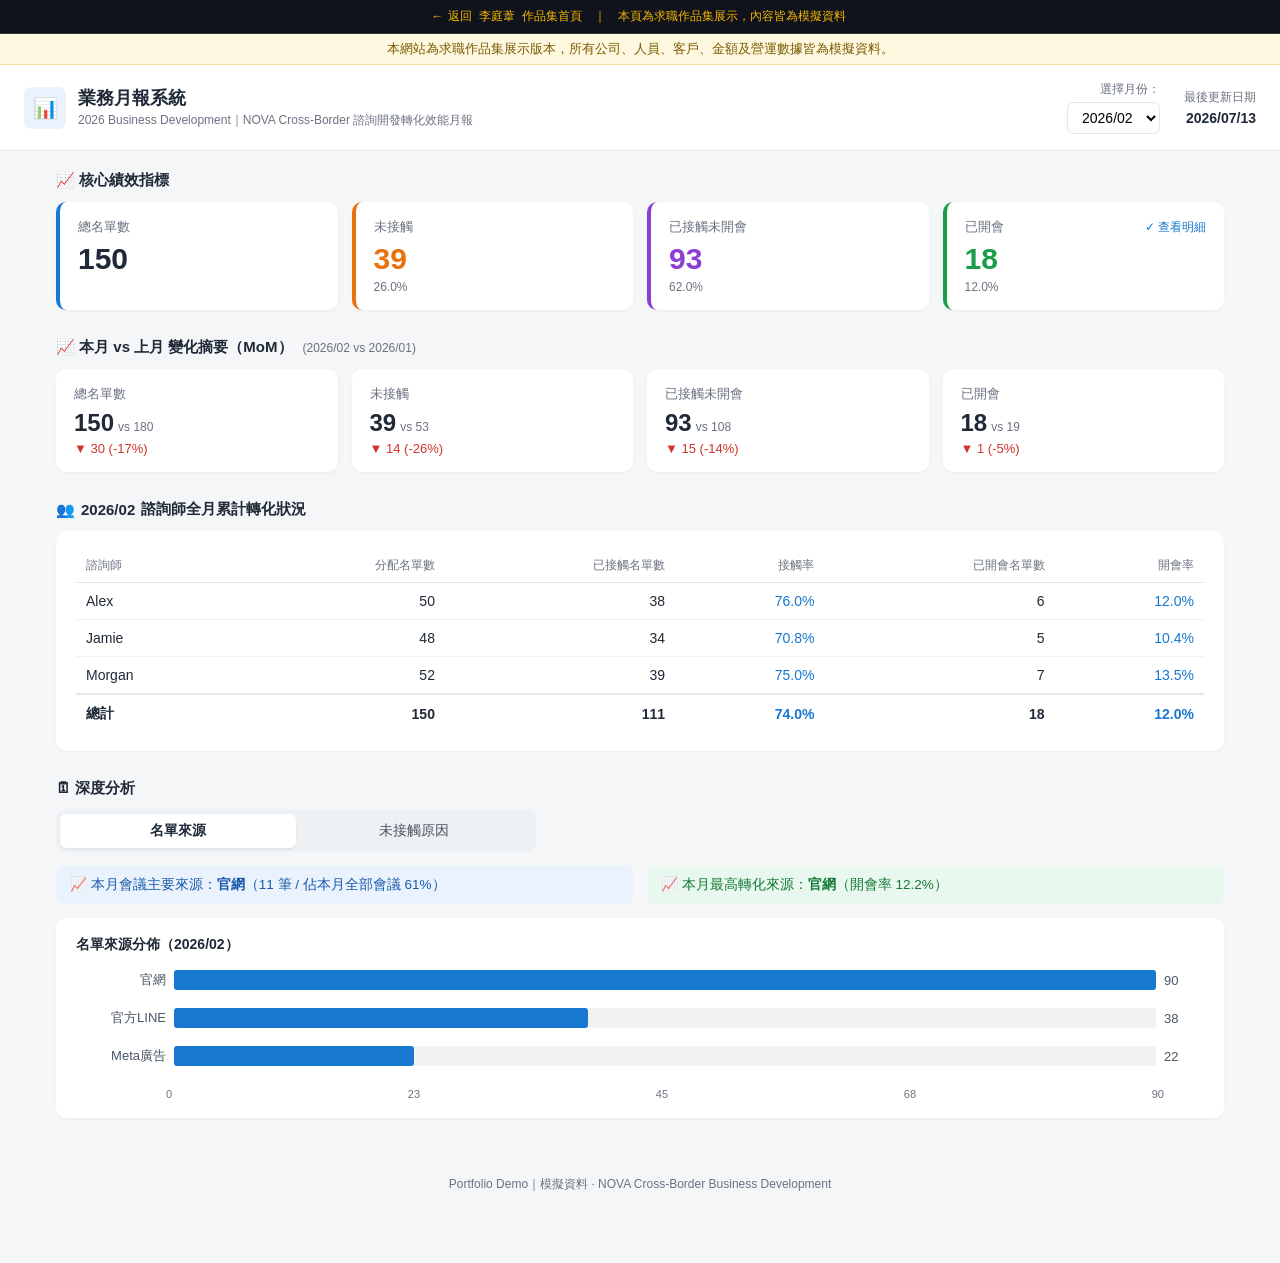
<file: projects/sales-monthly-report/index.html>
<!DOCTYPE html>
<html lang="zh-Hant">
<head>
<meta charset="UTF-8">
<meta name="viewport" content="width=device-width, initial-scale=1.0">
<title>2026 Business Development｜Monthly Sales Report（Portfolio Demo）</title>
<link rel="stylesheet" href="style.css">
</head>
<body><div style="position:sticky;top:0;z-index:999;background:#10131c;color:#f2b705;font-family:monospace;font-size:12px;padding:8px 16px;text-align:center;border-bottom:1px solid #333;">
  <a href="../../index.html" style="color:#f2b705;text-decoration:none;">← 返回 李庭葦 作品集首頁</a>　｜　本頁為求職作品集展示，內容皆為模擬資料
</div>

<div class="disclaimer-bar">
  本網站為求職作品集展示版本，所有公司、人員、客戶、金額及營運數據皆為模擬資料。
</div>

<header class="site-header">
  <div class="header-left">
    <div class="header-icon">📊</div>
    <div>
      <h1>業務月報系統</h1>
      <p class="subtitle">2026 Business Development｜NOVA Cross-Border 諮詢開發轉化效能月報</p>
    </div>
  </div>
  <div class="header-right">
    <div class="month-select-wrap">
      <label for="monthSelect">選擇月份：</label>
      <select id="monthSelect"></select>
    </div>
    <div class="last-updated">
      <span>最後更新日期</span>
      <strong id="lastUpdated"></strong>
    </div>
  </div>
</header>

<main>

  <section class="section">
    <h2 class="section-title">📈 核心績效指標</h2>
    <div class="kpi-grid" id="kpiGrid"></div>
    <div class="detail-panel hidden" id="meetingDetailPanel">
      <div class="detail-panel-header">
        <h3>已開會名單明細</h3>
        <button class="detail-close" id="closeDetailBtn">收合 ✕</button>
      </div>
      <div class="table-card">
        <table class="consultant-table" id="meetingDetailTable">
          <thead>
            <tr>
              <th>客戶名稱</th>
              <th>諮詢師</th>
              <th>名單來源</th>
              <th>開會日期</th>
            </tr>
          </thead>
          <tbody id="meetingDetailBody"></tbody>
        </table>
      </div>
    </div>
  </section>

  <section class="section">
    <h2 class="section-title">📈 本月 vs 上月 變化摘要（MoM）<span class="mom-range" id="momRange"></span></h2>
    <div class="mom-grid" id="momGrid"></div>
  </section>

  <section class="section">
    <h2 class="section-title">👥 <span id="consultantTitle"></span> 諮詢師全月累計轉化狀況</h2>
    <div class="table-card">
      <table class="consultant-table">
        <thead>
          <tr>
            <th>諮詢師</th>
            <th>分配名單數</th>
            <th>已接觸名單數</th>
            <th>接觸率</th>
            <th>已開會名單數</th>
            <th>開會率</th>
          </tr>
        </thead>
        <tbody id="consultantBody"></tbody>
        <tfoot id="consultantFoot"></tfoot>
      </table>
    </div>
  </section>

  <section class="section">
    <h2 class="section-title">🗓 深度分析</h2>
    <div class="tabs">
      <button class="tab-btn active" data-tab="source">名單來源</button>
      <button class="tab-btn" data-tab="reason">未接觸原因</button>
    </div>

    <div class="tab-panel" id="panel-source">
      <div class="insight-row">
        <div class="insight-box insight-blue" id="insightTopSource"></div>
        <div class="insight-box insight-green" id="insightBestSource"></div>
      </div>
      <div class="chart-card">
        <h3 id="sourceChartTitle"></h3>
        <div class="bar-chart" id="sourceChart"></div>
      </div>
    </div>

    <div class="tab-panel hidden" id="panel-reason">
      <div class="insight-row">
        <div class="insight-box insight-orange" id="insightReason"></div>
      </div>
      <div class="chart-card chart-with-list">
        <div class="chart-with-list-inner">
          <div>
            <h3 id="reasonChartTitle"></h3>
            <div class="bar-chart" id="reasonChart"></div>
          </div>
          <div class="reason-list" id="reasonList"></div>
        </div>
      </div>
    </div>
  </section>

  <footer class="site-footer">
    Portfolio Demo｜模擬資料 · NOVA Cross-Border Business Development
  </footer>

</main>

<script src="data.js"></script>
<script src="script.js"></script>
</body>
</html>
</file>
<file: projects/sales-monthly-report/style.css>
:root {
  --blue: #1877d1;
  --orange: #e8720c;
  --purple: #8b3fd4;
  --green: #1a9e4a;
  --red: #d0342c;
  --text-dark: #1f2937;
  --text-mid: #4b5563;
  --text-light: #6b7280;
  --border: #e5e7eb;
  --bg-page: #f4f6f8;
  --bg-card: #ffffff;
}

* { box-sizing: border-box; }

body {
  margin: 0;
  font-family: -apple-system, BlinkMacSystemFont, "Segoe UI", "PingFang TC", "Microsoft JhengHei", Arial, sans-serif;
  background: var(--bg-page);
  color: var(--text-dark);
}

.disclaimer-bar {
  background: #fff8e1;
  color: #7a5b00;
  text-align: center;
  font-size: 13px;
  padding: 6px 12px;
  border-bottom: 1px solid #f0e0a0;
}

.site-header {
  display: flex;
  justify-content: space-between;
  align-items: center;
  flex-wrap: wrap;
  gap: 12px;
  background: var(--bg-card);
  padding: 16px 24px;
  border-bottom: 1px solid var(--border);
}

.header-left { display: flex; align-items: center; gap: 12px; }

.header-icon {
  width: 42px; height: 42px;
  background: #eaf2fd;
  border-radius: 8px;
  display: flex; align-items: center; justify-content: center;
  font-size: 20px;
}

.site-header h1 { font-size: 18px; margin: 0; }
.subtitle { font-size: 12px; color: var(--text-light); margin: 2px 0 0; }

.header-right { display: flex; align-items: center; gap: 24px; flex-wrap: wrap; }

.month-select-wrap { display: flex; flex-direction: column; align-items: flex-end; font-size: 12px; color: var(--text-light); }
.month-select-wrap select {
  margin-top: 4px;
  padding: 6px 10px;
  border: 1px solid var(--border);
  border-radius: 6px;
  font-size: 14px;
  background: #fff;
}

.last-updated { display: flex; flex-direction: column; align-items: flex-end; font-size: 12px; color: var(--text-light); }
.last-updated strong { font-size: 14px; color: var(--text-dark); margin-top: 4px; }

main { max-width: 1200px; margin: 0 auto; padding: 20px 16px 60px; }

.section { margin-bottom: 28px; }

.section-title {
  font-size: 15px;
  color: var(--text-dark);
  margin: 0 0 12px;
  display: flex;
  align-items: center;
  gap: 6px;
}

.mom-range { font-size: 12px; color: var(--text-light); font-weight: normal; margin-left: 4px; }

/* KPI cards */
.kpi-grid {
  display: grid;
  grid-template-columns: repeat(4, 1fr);
  gap: 14px;
}

.kpi-card {
  background: var(--bg-card);
  border-radius: 10px;
  padding: 16px 18px;
  border-left: 4px solid var(--blue);
  box-shadow: 0 1px 3px rgba(0,0,0,0.05);
}

.kpi-card .kpi-label { font-size: 13px; color: var(--text-light); display:flex; justify-content: space-between; align-items:center;}
.kpi-card .kpi-value { font-size: 30px; font-weight: 700; margin: 6px 0 4px; }
.kpi-card .kpi-pct { font-size: 12px; color: var(--text-light); }
.kpi-card .kpi-link { font-size: 12px; color: var(--blue); cursor: pointer; }

.kpi-card.total { border-left-color: var(--blue); }
.kpi-card.uncontacted { border-left-color: var(--orange); }
.kpi-card.uncontacted .kpi-value { color: var(--orange); }
.kpi-card.contacted { border-left-color: var(--purple); }
.kpi-card.contacted .kpi-value { color: var(--purple); }
.kpi-card.meeting { border-left-color: var(--green); }
.kpi-card.meeting .kpi-value { color: var(--green); }

/* Meeting detail panel */
.detail-panel {
  margin-top: 14px;
  animation: fadeIn .15s ease-in;
}
.detail-panel.hidden { display: none; }
.detail-panel-header {
  display: flex;
  justify-content: space-between;
  align-items: center;
  margin-bottom: 8px;
}
.detail-panel-header h3 { font-size: 14px; margin: 0; color: var(--text-dark); }
.detail-close {
  border: 1px solid var(--border);
  background: #fff;
  border-radius: 6px;
  padding: 4px 10px;
  font-size: 12px;
  color: var(--text-mid);
  cursor: pointer;
}
.detail-close:hover { background: #f5f5f5; }
@keyframes fadeIn { from { opacity: 0; transform: translateY(-4px);} to { opacity: 1; transform: translateY(0);} }

/* MoM cards */
.mom-grid {
  display: grid;
  grid-template-columns: repeat(4, 1fr);
  gap: 14px;
}

.mom-card {
  background: var(--bg-card);
  border-radius: 10px;
  padding: 16px 18px;
  box-shadow: 0 1px 3px rgba(0,0,0,0.05);
}

.mom-card .mom-label { font-size: 13px; color: var(--text-light); }
.mom-card .mom-value { font-size: 24px; font-weight: 700; margin: 6px 0 2px; }
.mom-card .mom-vs { font-size: 12px; color: var(--text-light); font-weight: normal; margin-left: 4px; }
.mom-card .mom-change { font-size: 13px; margin-top: 4px; }
.mom-change.down { color: var(--red); }
.mom-change.up { color: var(--green); }
.mom-change.flat { color: var(--text-light); }

/* Table */
.table-card {
  background: var(--bg-card);
  border-radius: 10px;
  padding: 18px 20px;
  box-shadow: 0 1px 3px rgba(0,0,0,0.05);
  overflow-x: auto;
}

.consultant-table { width: 100%; border-collapse: collapse; font-size: 14px; min-width: 560px; }
.consultant-table th {
  text-align: left;
  font-size: 12px;
  color: var(--text-light);
  font-weight: 500;
  padding: 8px 10px;
  border-bottom: 1px solid var(--border);
}
.consultant-table th:not(:first-child), .consultant-table td:not(:first-child) { text-align: right; }
.consultant-table td { padding: 10px 10px; border-bottom: 1px solid #f2f2f2; }
.consultant-table tfoot td { font-weight: 700; border-top: 2px solid var(--border); border-bottom:none; }
.rate-cell { color: var(--blue); }

/* Tabs */
.tabs {
  display: flex;
  background: #eef1f4;
  border-radius: 8px;
  padding: 4px;
  margin-bottom: 14px;
  max-width: 480px;
}
.tab-btn {
  flex: 1;
  border: none;
  background: transparent;
  padding: 8px 10px;
  font-size: 14px;
  border-radius: 6px;
  cursor: pointer;
  color: var(--text-mid);
}
.tab-btn.active { background: #fff; color: var(--text-dark); box-shadow: 0 1px 2px rgba(0,0,0,0.08); font-weight: 600; }

.tab-panel.hidden { display: none; }

.insight-row { display: flex; gap: 14px; margin-bottom: 14px; flex-wrap: wrap; }
.insight-box {
  flex: 1;
  min-width: 220px;
  border-radius: 8px;
  padding: 10px 14px;
  font-size: 13.5px;
}
.insight-blue { background: #eaf2fd; color: #1a5aab; }
.insight-green { background: #e9f8ee; color: #157a37; }
.insight-orange { background: #fff2e0; color: #a15600; }

.chart-card {
  background: var(--bg-card);
  border-radius: 10px;
  padding: 18px 20px;
  box-shadow: 0 1px 3px rgba(0,0,0,0.05);
}
.chart-card h3 { font-size: 14px; margin: 0 0 16px; color: var(--text-dark); }

.chart-with-list-inner { display: flex; gap: 24px; flex-wrap: wrap; }
.chart-with-list-inner > div:first-child { flex: 2; min-width: 260px; }
.reason-list { flex: 1; min-width: 180px; display: flex; flex-direction: column; gap: 10px; padding-top: 30px;}
.reason-list .reason-item {
  display: flex; justify-content: space-between;
  font-size: 14px; color: var(--text-mid);
  border-bottom: 1px solid #f2f2f2;
  padding-bottom: 8px;
}
.reason-item strong { color: var(--text-dark); }

/* Bar chart (simple horizontal bars) */
.bar-chart { display: flex; flex-direction: column; gap: 18px; }
.bar-row { display: grid; grid-template-columns: 90px 1fr 40px; align-items: center; gap: 8px; }
.bar-row .bar-label { font-size: 13px; color: var(--text-mid); text-align: right; }
.bar-track { background: #f0f2f4; border-radius: 3px; height: 20px; position: relative; }
.bar-fill { height: 100%; border-radius: 3px; transition: width .3s; cursor: pointer; }
.bar-fill.source { background: var(--blue); }
.bar-fill.reason { background: var(--red); }
.bar-row .bar-value { font-size: 13px; color: var(--text-mid); }
.bar-axis { display: grid; grid-template-columns: 90px 1fr 40px; font-size: 11px; color: var(--text-light); margin-top: 4px; }
.bar-axis .axis-ticks { display: flex; justify-content: space-between; }

/* tooltip */
.tooltip {
  position: fixed;
  background: #1f2937;
  color: #fff;
  font-size: 12px;
  padding: 6px 10px;
  border-radius: 6px;
  pointer-events: none;
  opacity: 0;
  transform: translate(-50%, -110%);
  z-index: 100;
  white-space: nowrap;
  transition: opacity .1s;
}
.tooltip.show { opacity: 1; }

.site-footer {
  text-align: center;
  color: var(--text-light);
  font-size: 12px;
  padding: 30px 0 10px;
}

/* Responsive */
@media (max-width: 900px) {
  .kpi-grid, .mom-grid { grid-template-columns: repeat(2, 1fr); }
}

@media (max-width: 560px) {
  .kpi-grid, .mom-grid { grid-template-columns: 1fr; }
  .site-header { padding: 12px 14px; }
  .header-right { width: 100%; justify-content: space-between; }
  main { padding: 14px 10px 40px; }
  .bar-row { grid-template-columns: 60px 1fr 34px; }
  .bar-axis { grid-template-columns: 60px 1fr 34px; }
  .chart-with-list-inner { flex-direction: column; }
}
</file>
